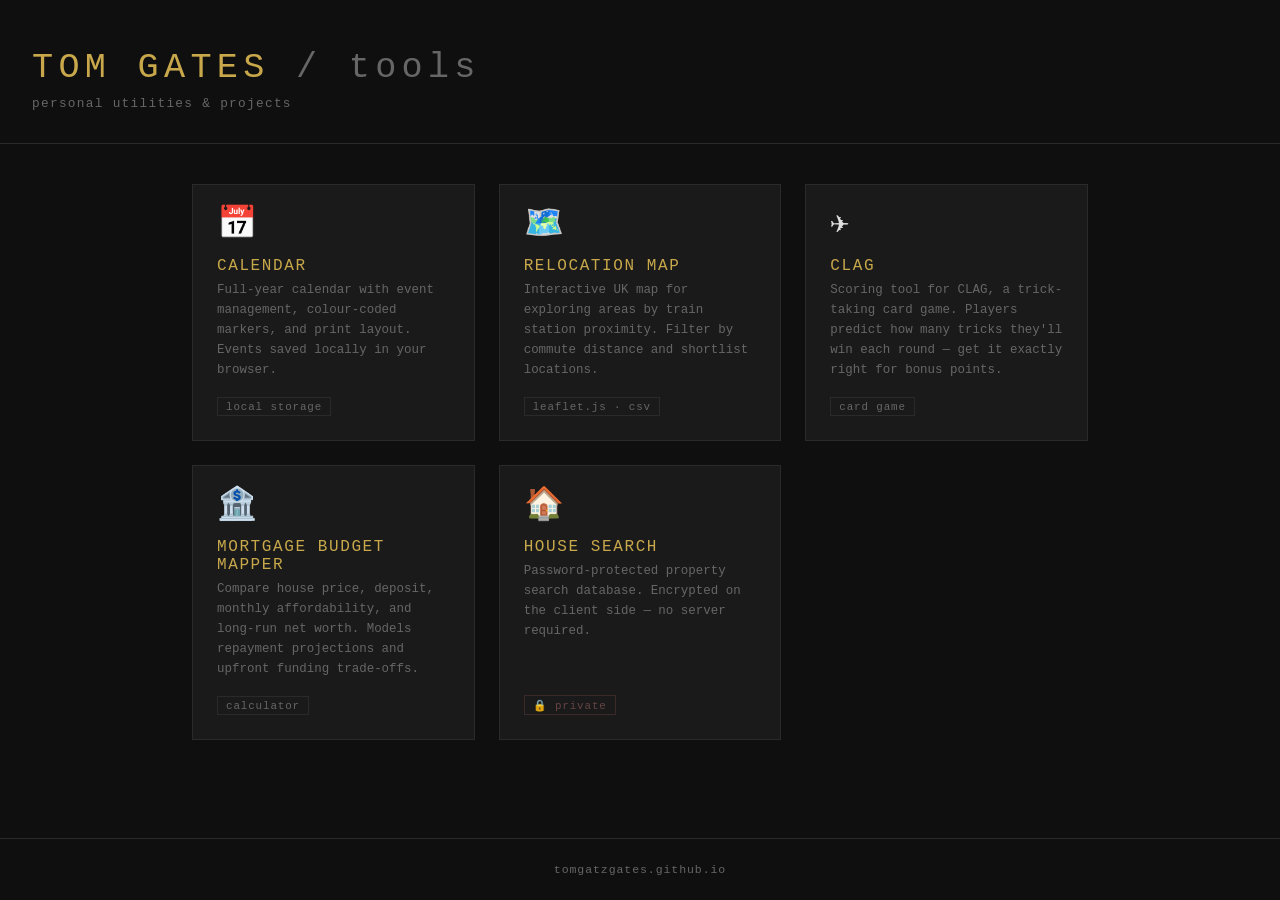
<file: index.html>
<!DOCTYPE html>
<html lang="en">
<head>
  <meta charset="UTF-8">
  <meta name="viewport" content="width=device-width, initial-scale=1.0">
  <title>Tom Gates</title>
  <style>
    *, *::before, *::after { box-sizing: border-box; margin: 0; padding: 0; }

    :root {
      --bg: #0f0f0f;
      --surface: #1a1a1a;
      --border: #2a2a2a;
      --text: #e0e0e0;
      --muted: #666;
      --accent: #c8a84b;
      --accent-dim: #8a7030;
    }

    body {
      background: var(--bg);
      color: var(--text);
      font-family: 'Courier New', Courier, monospace;
      min-height: 100vh;
      display: flex;
      flex-direction: column;
    }

    header {
      padding: 3rem 2rem 2rem;
      border-bottom: 1px solid var(--border);
    }

    header h1 {
      font-size: clamp(1.4rem, 4vw, 2.2rem);
      font-weight: normal;
      letter-spacing: 0.15em;
      color: var(--accent);
    }

    header h1 span {
      color: var(--muted);
    }

    header p {
      margin-top: 0.5rem;
      color: var(--muted);
      font-size: 0.8rem;
      letter-spacing: 0.1em;
    }

    main {
      flex: 1;
      padding: 2.5rem 2rem;
      max-width: 960px;
      width: 100%;
      margin: 0 auto;
    }

    .grid {
      display: grid;
      grid-template-columns: repeat(auto-fill, minmax(280px, 1fr));
      gap: 1.5rem;
    }

    .card {
      background: var(--surface);
      border: 1px solid var(--border);
      display: flex;
      flex-direction: column;
      text-decoration: none;
      color: inherit;
      transition: border-color 0.15s, background 0.15s;
      position: relative;
      overflow: hidden;
    }

    .card:hover {
      border-color: var(--accent-dim);
      background: #1f1f1f;
    }

    .card:hover .card-arrow {
      opacity: 1;
      transform: translateX(0);
    }

    .card-icon {
      font-size: 2rem;
      padding: 1.5rem 1.5rem 0;
      line-height: 1;
    }

    .card-body {
      padding: 1rem 1.5rem 1.5rem;
      flex: 1;
      display: flex;
      flex-direction: column;
      gap: 0.4rem;
    }

    .card-title {
      font-size: 1rem;
      letter-spacing: 0.1em;
      color: var(--accent);
      text-transform: uppercase;
    }

    .card-desc {
      font-size: 0.78rem;
      color: var(--muted);
      line-height: 1.6;
      flex: 1;
    }

    .card-tag {
      display: inline-block;
      font-size: 0.68rem;
      letter-spacing: 0.08em;
      color: var(--muted);
      border: 1px solid var(--border);
      padding: 0.15rem 0.5rem;
      margin-top: 0.6rem;
      align-self: flex-start;
    }

    .card-arrow {
      position: absolute;
      bottom: 1.2rem;
      right: 1.2rem;
      color: var(--accent-dim);
      font-size: 1rem;
      opacity: 0;
      transform: translateX(-4px);
      transition: opacity 0.15s, transform 0.15s;
    }

    .card.private .card-tag {
      border-color: #3a2a2a;
      color: #664444;
    }

    footer {
      padding: 1.5rem 2rem;
      border-top: 1px solid var(--border);
      text-align: center;
      font-size: 0.72rem;
      color: var(--muted);
      letter-spacing: 0.08em;
    }
  </style>
</head>
<body>

  <header>
    <h1>TOM GATES <span>/ tools</span></h1>
    <p>personal utilities &amp; projects</p>
  </header>

  <main>
    <div class="grid">

      <a class="card" href="calendar.html">
        <div class="card-icon">📅</div>
        <div class="card-body">
          <div class="card-title">Calendar</div>
          <div class="card-desc">Full-year calendar with event management, colour-coded markers, and print layout. Events saved locally in your browser.</div>
          <div class="card-tag">local storage</div>
        </div>
        <div class="card-arrow">→</div>
      </a>

      <a class="card" href="relocation-map.html">
        <div class="card-icon">🗺️</div>
        <div class="card-body">
          <div class="card-title">Relocation Map</div>
          <div class="card-desc">Interactive UK map for exploring areas by train station proximity. Filter by commute distance and shortlist locations.</div>
          <div class="card-tag">leaflet.js · csv</div>
        </div>
        <div class="card-arrow">→</div>
      </a>

      <a class="card" href="clag.html">
        <div class="card-icon">✈️</div>
        <div class="card-body">
          <div class="card-title">CLAG</div>
          <div class="card-desc">Scoring tool for CLAG, a trick-taking card game. Players predict how many tricks they'll win each round — get it exactly right for bonus points.</div>
          <div class="card-tag">card game</div>
        </div>
        <div class="card-arrow">→</div>
      </a>

      <a class="card" href="mortgage-calculator.html">
        <div class="card-icon">🏦</div>
        <div class="card-body">
          <div class="card-title">Mortgage Budget Mapper</div>
          <div class="card-desc">Compare house price, deposit, monthly affordability, and long-run net worth. Models repayment projections and upfront funding trade-offs.</div>
          <div class="card-tag">calculator</div>
        </div>
        <div class="card-arrow">→</div>
      </a>

      <a class="card private" href="house-search.html">
        <div class="card-icon">🏠</div>
        <div class="card-body">
          <div class="card-title">House Search</div>
          <div class="card-desc">Password-protected property search database. Encrypted on the client side — no server required.</div>
          <div class="card-tag">🔒 private</div>
        </div>
        <div class="card-arrow">→</div>
      </a>

    </div>
  </main>

  <footer>
    tomgatzgates.github.io
  </footer>

</body>
</html>
</file>
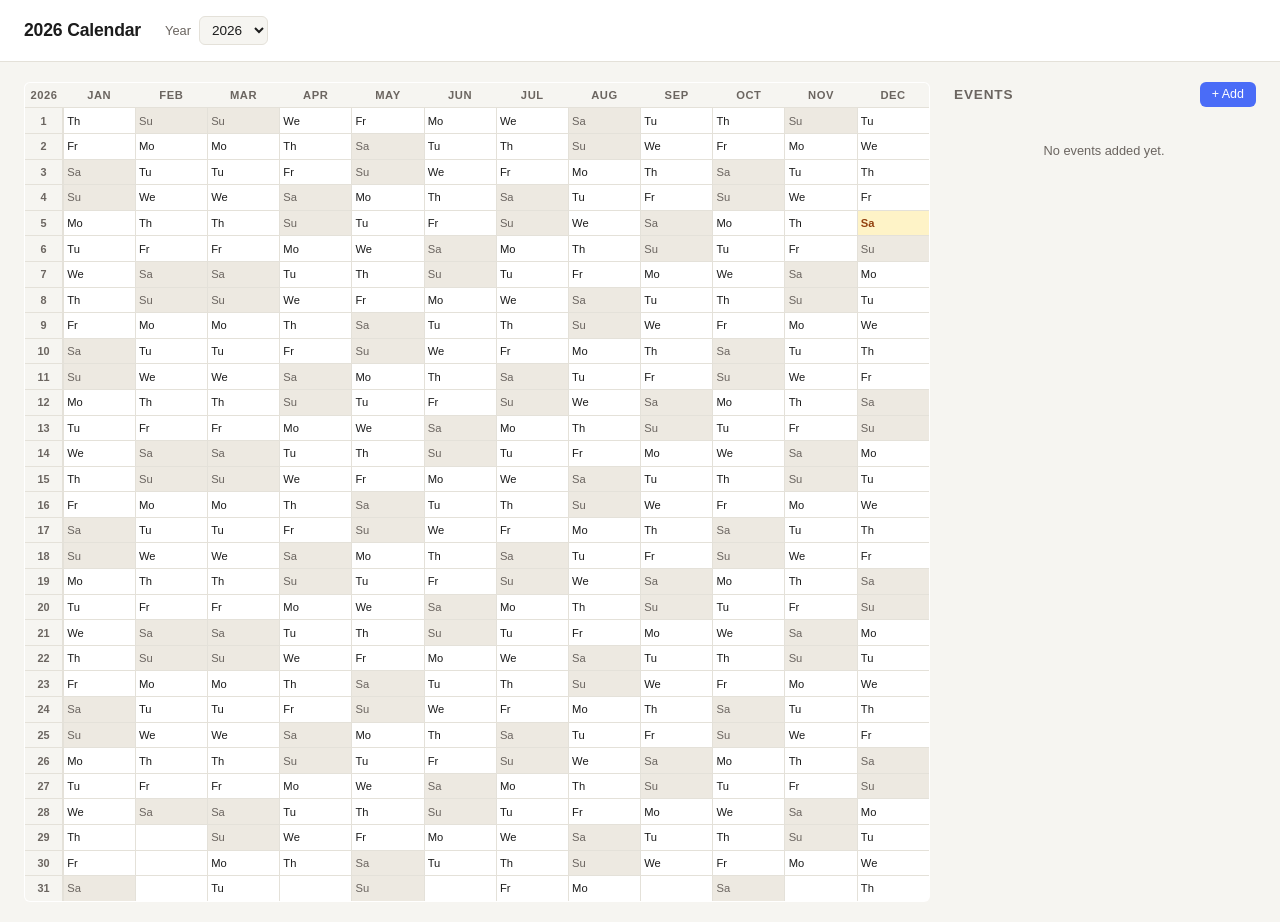
<file: calendar.html>
<!DOCTYPE html>
<html lang="en">
<head>
    <meta charset="UTF-8">
    <meta name="viewport" content="width=device-width, initial-scale=1.0">
    <title>Calendar</title>
    <link rel="stylesheet" href="calendar/app.css">
</head>
<body>
    <header class="page-header">
        <h1 id="calendarTitle">Calendar</h1>
        <div class="year-select-wrap">
            <label for="yearSelect">Year</label>
            <select id="yearSelect"></select>
        </div>
    </header>

    <div class="page-body">
        <div class="calendar-container">
            <table class="calendar" id="calendar">
                <thead>
                    <tr id="monthHeaders"></tr>
                </thead>
                <tbody id="calendarBody"></tbody>
            </table>
        </div>
        <div class="events-container">
            <div class="events-header">
                <h2>Events</h2>
                <button class="add-event-btn" id="addEventBtn">+ Add</button>
            </div>
            <div class="events-list" id="eventsList"></div>
        </div>
    </div>
    
    <!-- This section will only be visible when printing -->
    <div class="print-events-page" id="printEventsPage">
        <div class="print-events-title" id="printEventsTitle">Events List</div>
        <div id="printEventsList"></div>
        
        <div class="print-event-legend">
            <h3>Color Legend</h3>
            <div id="printEventsLegend"></div>
        </div>
    </div>

    <dialog id="eventDialog" class="event-dialog">
        <div class="dialog-title">Add Event</div>
        <form id="eventForm" class="dialog-form">
            <div class="form-group">
                <label for="eventTitle">Title</label>
                <input type="text" id="eventTitle" required placeholder="Event name">
            </div>
            <div class="form-group">
                <label for="eventStartDate">Start date</label>
                <input type="date" id="eventStartDate" required>
            </div>
            <div class="form-group">
                <label for="eventEndDate">End date <span style="font-weight:400">(optional)</span></label>
                <input type="date" id="eventEndDate">
            </div>
            <div class="form-group">
                <label for="eventColor">Colour</label>
                <input type="color" id="eventColor" value="#4285f4">
            </div>
            <div class="form-group">
                <label for="eventNotes">Notes <span style="font-weight:400">(optional)</span></label>
                <textarea id="eventNotes" rows="3" placeholder="Any extra details…"></textarea>
            </div>
            <input type="hidden" id="eventId">
            <div class="dialog-buttons">
                <button type="button" id="cancelBtn" class="btn-cancel">Cancel</button>
                <button type="submit" class="btn-save">Save</button>
            </div>
        </form>
    </dialog>

    <script src="calendar/app.js"></script>
</body>
</html>
</file>
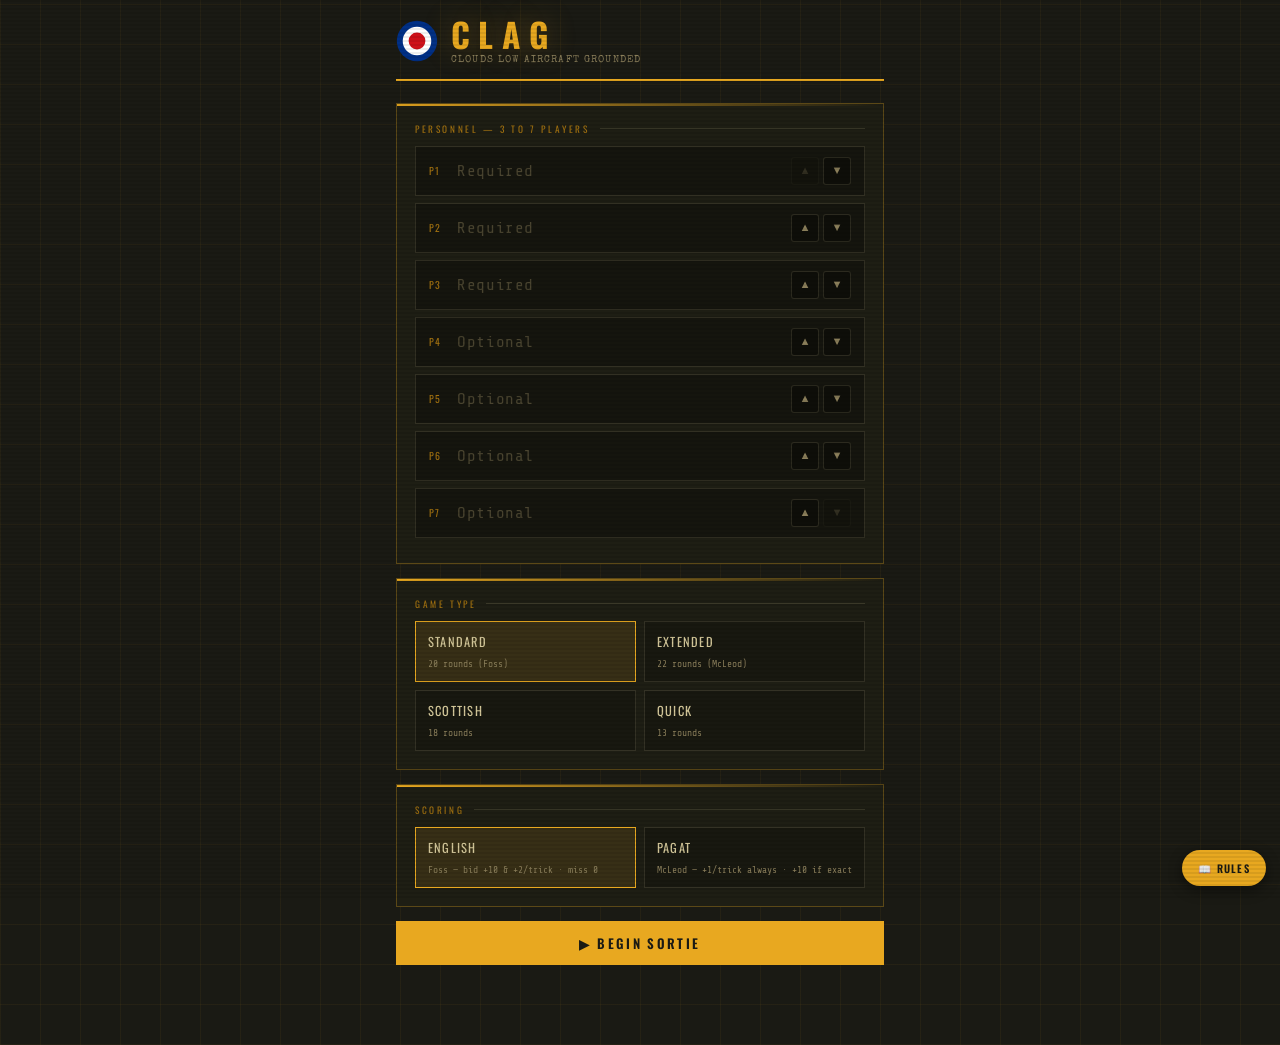
<file: clag.html>
<!DOCTYPE html>

<html lang="en">
<head>
<meta charset="UTF-8">
<meta name="viewport" content="width=device-width, initial-scale=1.0, maximum-scale=1.0">
<title>CLAG — Clouds Low Aircraft Grounded</title>
<link rel="preconnect" href="https://fonts.googleapis.com">
<link rel="preconnect" href="https://fonts.gstatic.com" crossorigin>
<link href="https://fonts.googleapis.com/css2?family=Share+Tech+Mono&family=Oswald:wght@300;400;600;700&family=Special+Elite&display=swap" rel="stylesheet">
<link rel="stylesheet" href="clag/app.css">

</head>
<body>
<div class="container">

<header>
  <div class="header-inner">
    <svg class="roundel" viewBox="0 0 100 100" xmlns="http://www.w3.org/2000/svg">
      <circle cx="50" cy="50" r="48" fill="#003087"/>
      <circle cx="50" cy="50" r="34" fill="#fff"/>
      <circle cx="50" cy="50" r="20" fill="#cf111a"/>
    </svg>
    <div>
      <div class="clag-title">CLAG</div>
      <div class="clag-sub">CLOUDS LOW AIRCRAFT GROUNDED</div>
    </div>
  </div>
</header>

<!-- RESUME BANNER -->

<div id="resume-banner" style="display:none">
  <div class="resume-banner">
    <div class="resume-text"><strong id="resume-desc"></strong><br>Resume saved game?</div>
    <div class="resume-btns">
      <button class="btn btn-secondary" onclick="resumeGame()">RESUME</button>
      <button class="btn btn-danger" onclick="discardSave()">NEW</button>
    </div>
  </div>
</div>

<!-- SETUP -->

<div id="setup-screen" class="screen active">
  <div class="panel">
    <div class="slabel">Personnel — 3 to 7 players</div>
    <div id="player-inputs"></div>
  </div>
  <div class="panel">
    <div class="slabel">Game Type</div>
    <div class="radio-grid">
      <label class="rcard"><input type="radio" name="gametype" value="standard6" checked>
        <span class="rlabel"><span class="rlabel-title">STANDARD</span><span class="rlabel-sub">20 rounds (Foss)</span></span></label>
      <label class="rcard"><input type="radio" name="gametype" value="standard8">
        <span class="rlabel"><span class="rlabel-title">EXTENDED</span><span class="rlabel-sub">22 rounds (McLeod)</span></span></label>
      <label class="rcard"><input type="radio" name="gametype" value="scottish">
        <span class="rlabel"><span class="rlabel-title">SCOTTISH</span><span class="rlabel-sub">18 rounds</span></span></label>
      <label class="rcard"><input type="radio" name="gametype" value="quick">
        <span class="rlabel"><span class="rlabel-title">QUICK</span><span class="rlabel-sub">13 rounds</span></span></label>
    </div>
  </div>
  <div class="panel">
    <div class="slabel">Scoring</div>
    <div class="radio-grid">
      <label class="rcard"><input type="radio" name="scoring" value="english" checked>
        <span class="rlabel"><span class="rlabel-title">ENGLISH</span><span class="rlabel-sub">Foss — bid +10 &amp; +2/trick · miss 0</span></span></label>
      <label class="rcard"><input type="radio" name="scoring" value="pagat">
        <span class="rlabel"><span class="rlabel-title">PAGAT</span><span class="rlabel-sub">McLeod — +1/trick always · +10 if exact</span></span></label>
    </div>
  </div>
  <button class="btn btn-primary" onclick="startGame()">▶ BEGIN SORTIE</button>
</div>

<!-- BID SCREEN -->

<div id="bid-screen" class="screen">
  <div class="phase-hdr">
    <div class="phase-title">BIDDING</div>
    <div class="phase-rd" id="bid-rd"></div>
  </div>
  <div class="rinfo">
    <div class="rinfo-name" id="bid-rname"></div>
    <div class="rinfo-desc" id="bid-rdesc"></div>
  </div>
  <div id="bid-sbadge"></div>
  <div id="bid-trump" class="trump-bar"></div>
  <div id="bid-bar"></div>
  <div id="bid-players"></div>
  <div class="btn-row mt14">
    <button class="btn btn-secondary" id="btn-bid-back" onclick="stepBack()" style="display:none">◀ BACK</button>
    <button class="btn btn-primary" id="btn-confirm-bids" onclick="confirmBids()">CONFIRM BIDS →</button>
  </div>
  <button class="btn btn-ghost mt8" onclick="openScorecard('bid')">VIEW SCORECARD</button>
</div>

<!-- TRICKS SCREEN -->

<div id="tricks-screen" class="screen">
  <div class="phase-hdr">
    <div class="phase-title">TRICK ENTRY</div>
    <div class="phase-rd" id="tricks-rd"></div>
  </div>
  <div class="rinfo">
    <div class="rinfo-name" id="tricks-rname"></div>
  </div>
  <div id="tricks-sbadge"></div>
  <div id="tricks-trump" class="trump-bar"></div>
  <div id="tricks-bar"></div>
  <div id="tricks-players"></div>
  <div class="btn-row mt14">
    <button class="btn btn-secondary" id="btn-tricks-back" onclick="stepBack()" style="display:none">◀ BACK</button>
    <button class="btn btn-primary" onclick="confirmTricks()">CONFIRM TRICKS →</button>
  </div>
  <button class="btn btn-ghost mt8" onclick="openScorecard('tricks')">VIEW SCORECARD</button>
</div>

<!-- SCORECARD SCREEN -->

<div id="scorecard-screen" class="screen">
  <div class="phase-hdr">
    <div class="phase-title">SCORECARD</div>
    <div class="phase-rd" id="sc-rd"></div>
  </div>
  <div class="progress-strip" id="sc-pips"></div>
  <div class="sc-wrap">
    <table class="sc-table" id="sc-table"></table>
  </div>
  <div class="btn-row mt18">
    <button class="btn btn-secondary" id="btn-sc-back" onclick="scorecardBack()" style="display:none">◀ BACK</button>
    <button class="btn btn-primary" id="btn-sc-advance" onclick="scorecardAdvance()">NEXT ROUND ▶</button>
  </div>
  <button class="btn btn-ghost mt8" onclick="endGameEarly()">END GAME EARLY</button>
</div>

<!-- GAME OVER -->

<div id="gameover-screen" class="screen">
  <div class="go-panel">
    <div class="go-title">DEBRIEF</div>
    <div class="go-sub">Mission complete — final standings</div>
    <div id="go-standings"></div>
  </div>
  <div class="sc-wrap mt14">
    <table class="sc-table" id="go-table"></table>
  </div>
  <button class="btn btn-primary mt18" onclick="resetGame()">▶ NEW SORTIE</button>
</div>

</div><!-- /container -->

<!-- RULES — available at any time -->
<button class="rules-fab" type="button" onclick="openRules()" aria-label="Show rules">📖 RULES</button>

<div id="rules-modal" class="rules-modal" aria-hidden="true">
  <div class="rules-backdrop" onclick="closeRules()"></div>
  <div class="rules-sheet" role="dialog" aria-modal="true" aria-label="Clag rules">
    <div class="rules-head">
      <div class="rules-title">CLAG — FIELD MANUAL</div>
      <button class="rules-close" type="button" onclick="closeRules()" aria-label="Close rules">✕</button>
    </div>
    <div class="rules-body">

      <h3>Objective</h3>
      <p>Win exactly the number of tricks you bid — no more, no fewer. Highest score after the final deal wins.</p>

      <h3>The deal</h3>
      <p>3–7 players, standard 52-card pack, aces high. The number of cards dealt changes each round:</p>
      <ul>
        <li><strong>Standard (Foss, 20 rounds):</strong> deal 1 card up to 7, six special deals, then 7 back down to 1.</li>
        <li><strong>Extended (McLeod, 22 rounds):</strong> as above with eight special deals in the middle.</li>
        <li><strong>Scottish (18 rounds):</strong> deal 7 down to 1, four special deals, then 1 back up to 7 — so the big, skilful hands fall at the <em>end</em>.</li>
        <li><strong>Quick (13 rounds):</strong> 1→5, three specials, 5→1.</li>
      </ul>
      <p>After each deal the next card is turned to set the trump suit (except where a special deal says otherwise).</p>

      <h3>Bidding</h3>
      <p>Starting with eldest hand (left of the dealer) and going clockwise, each player nominates how many tricks they expect to win. <strong>The dealer bids last and may not make the bids add up to the number of cards dealt</strong> — so it is impossible for everyone to make their bid.</p>

      <h3>Play</h3>
      <p>Eldest hand leads. Follow suit if you can; otherwise play anything. A trick is won by the highest trump played, or if none, the highest card of the suit led. The winner leads to the next trick.</p>

      <h3>Scoring — two variations</h3>
      <div class="rules-score">
        <div class="rules-score-card">
          <div class="rsc-name">ENGLISH <span>(Foss / Wikipedia)</span></div>
          <ul>
            <li>Bid made exactly: <strong>10 + 2 per trick</strong> (bid 2, take 2 → 14).</li>
            <li>Bid missed: <strong>0</strong> — trick points are lost entirely.</li>
          </ul>
        </div>
        <div class="rules-score-card">
          <div class="rsc-name">PAGAT <span>(McLeod)</span></div>
          <ul>
            <li><strong>1 point for every trick won</strong>, always.</li>
            <li>Bid made exactly: <strong>+10 bonus</strong> (bid 2, take 2 → 12).</li>
            <li>Bid missed: you still keep 1/trick (bid 3, take 2 → 2).</li>
          </ul>
        </div>
      </div>

      <h3>Special deals</h3>
      <ul>
        <li><strong>No Trumps:</strong> no trump suit — highest card of the led suit wins.</li>
        <li><strong>Guess 'Em / Guess Trumps:</strong> bid before the trump suit is revealed.</li>
        <li><strong>Blind:</strong> bid before looking at your cards.</li>
        <li><strong>Misère:</strong> everyone is forced to bid 0. Take no tricks → <strong>+10</strong>; otherwise lose the deal's penalty per trick (−2, or −3 in the trumped Foss misère).</li>
        <li><strong>Most Tricks:</strong> no bidding — the sole player with the most tricks scores 10; a tie for most scores nobody anything.</li>
        <li><strong>Roll 'Em, Twos Wild, Aces Low, Dealer Calls:</strong> play twists that don't change scoring.</li>
      </ul>

      <p class="rules-src">Rules condensed from
        <a href="https://en.wikipedia.org/wiki/Clag_(card_game)" target="_blank" rel="noopener">Wikipedia</a> and
        <a href="https://www.pagat.com/exact/clag.html" target="_blank" rel="noopener">pagat.com</a>.</p>
    </div>
  </div>
</div>

<script src="clag/scoring.js"></script>
<script src="clag/app.js"></script>

</body>
</html>
</file>
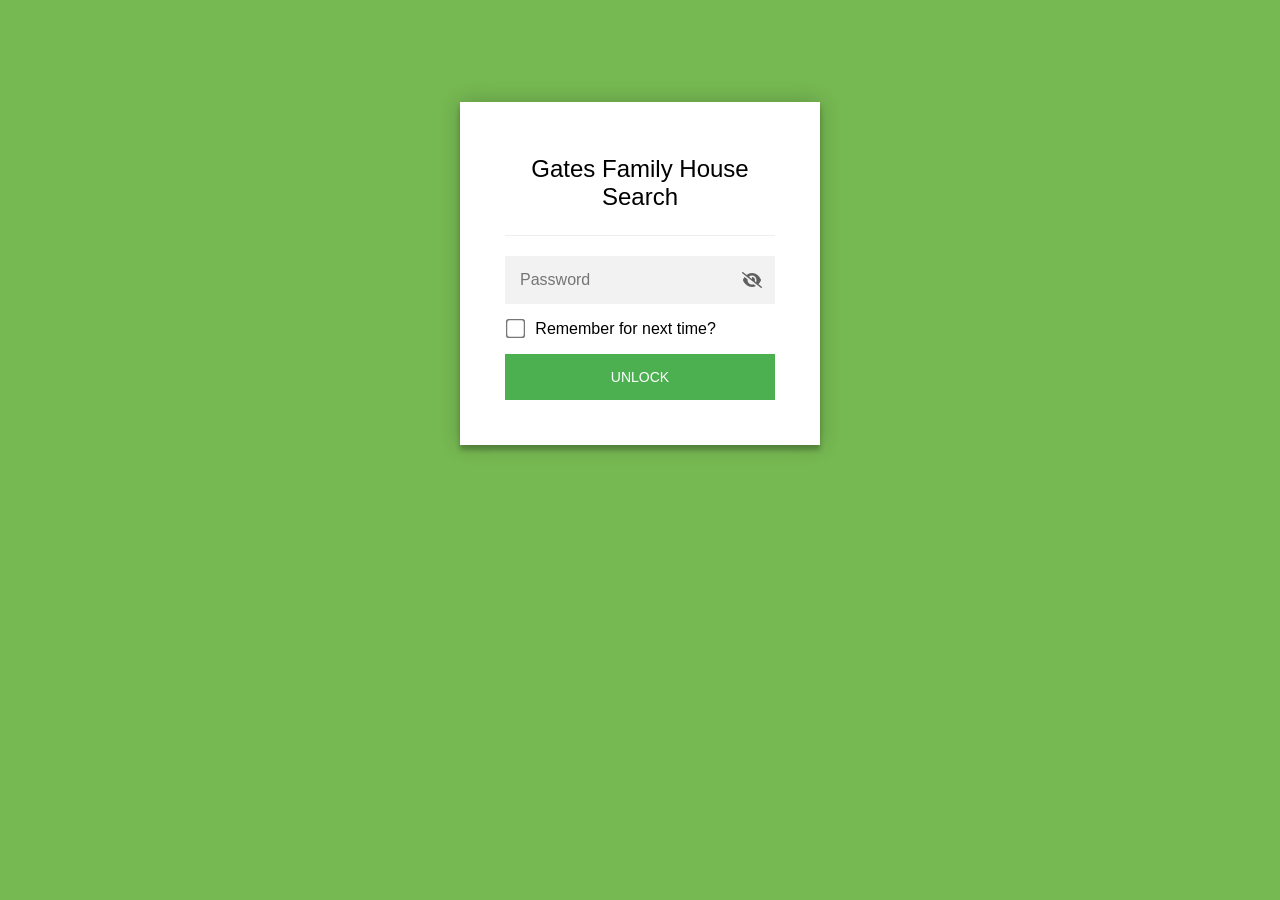
<file: house-search.html>
<!DOCTYPE html>
<html class="staticrypt-html">
    <head>
        <meta charset="utf-8" />
        <title>Gates Family House Search</title>
        <meta name="viewport" content="width=device-width, initial-scale=1" />

        <!-- do not cache this page -->
        <meta http-equiv="cache-control" content="max-age=0" />
        <meta http-equiv="cache-control" content="no-cache" />
        <meta http-equiv="expires" content="0" />
        <meta http-equiv="expires" content="Tue, 01 Jan 1980 1:00:00 GMT" />
        <meta http-equiv="pragma" content="no-cache" />

        <link rel="stylesheet" href="house-search/app.css">
    </head>

    <body class="staticrypt-body">
        <div id="staticrypt_loading" class="staticrypt-spinner-container">
            <div class="staticrypt-spinner"></div>
        </div>

        <div id="staticrypt_content" class="staticrypt-content hidden">
            <div class="staticrypt-page">
                <div class="staticrypt-form">
                    <div class="staticrypt-instructions">
                        <p class="staticrypt-title">Gates Family House Search</p>
                        <p></p>
                    </div>

                    <hr class="staticrypt-hr" />

                    <form id="staticrypt-form" action="#" method="post">
                        <div class="staticrypt-password-container">
                            <input
                                id="staticrypt-password"
                                type="password"
                                name="password"
                                placeholder="Password"
                                autofocus
                            />

                            <img
                                class="staticrypt-toggle-password-visibility"
                                alt="template_toggle_show"
                                title="template_toggle_show"
                                src="[data-uri]"
                            />
                        </div>

                        <label id="staticrypt-remember-label" class="staticrypt-remember hidden">
                            <input id="staticrypt-remember" type="checkbox" name="remember" />
                            Remember for next time?
                        </label>

                        <input type="submit" class="staticrypt-decrypt-button" value="Unlock" />
                    </form>
                </div>
            </div>
        </div>

        <script src="house-search/app.js"></script>
    </body>
</html>
</file>
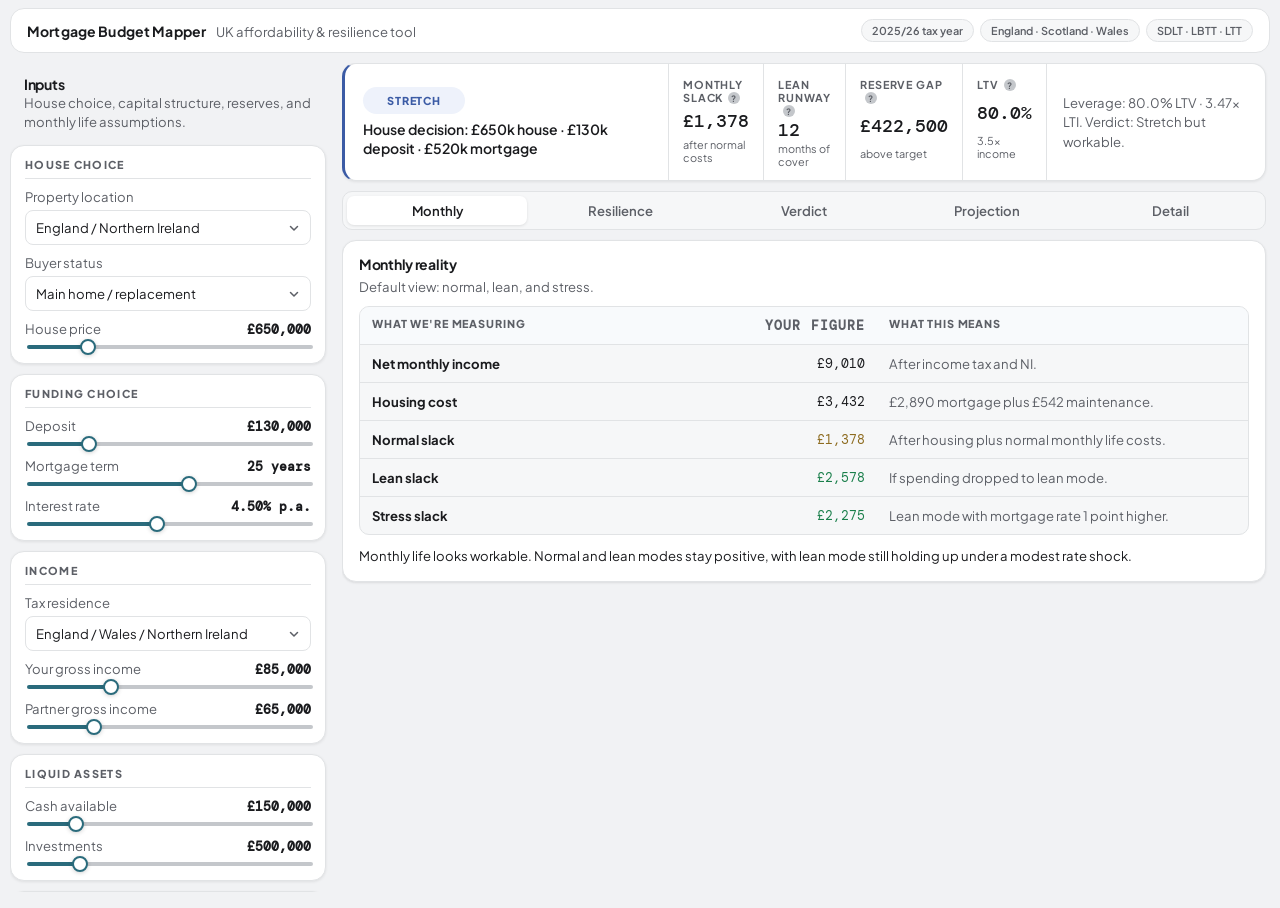
<file: mortgage-calculator.html>
<!DOCTYPE html>
<html lang="en-GB">
  <head>
    <meta charset="UTF-8" />
    <meta name="viewport" content="width=device-width, initial-scale=1.0" />
    <title>Mortgage Budget Mapper</title>
    <link href="https://fonts.googleapis.com/css2?family=Plus+Jakarta+Sans:wght@400;500;600;700&family=DM+Mono:wght@400;500&display=swap" rel="stylesheet">
    <link rel="stylesheet" href="mortgage-calculator/app.css">
  </head>
  <body>
    <div class="page-shell">
      <header class="app-bar">
        <div class="app-bar-brand">
          <span class="app-bar-name">Mortgage Budget Mapper</span>
          <span class="app-bar-sub">UK affordability &amp; resilience tool</span>
        </div>
        <div class="app-bar-badges">
          <button class="inputs-open-btn" id="inputs-open-btn" aria-label="Open inputs panel">
            <svg width="14" height="14" viewBox="0 0 14 14" fill="none"><path d="M1 3h12M1 7h8M1 11h5" stroke="currentColor" stroke-width="1.6" stroke-linecap="round"/></svg>
            Inputs
          </button>
          <span class="app-badge">2025/26 tax year</span>
          <span class="app-badge">England · Scotland · Wales</span>
          <span class="app-badge">SDLT · LBTT · LTT</span>
        </div>
      </header>

      <div class="inputs-overlay" id="inputs-overlay"></div>

      <main class="layout">
        <aside class="controls-panel" id="controls-panel">
          <div class="panel-heading">
            <div class="panel-title-block">
              <h2>Inputs</h2>
              <p class="panel-subtitle">House choice, capital structure, reserves, and monthly life assumptions.</p>
            </div>
            <button class="inputs-close-btn" id="inputs-close-btn" aria-label="Close inputs panel">✕</button>
          </div>

          <section class="control-group">
            <h3>House choice</h3>

            <label class="field">
              <span>Property location</span>
              <select id="property-location">
                <option value="england-ni">England / Northern Ireland</option>
                <option value="scotland">Scotland</option>
                <option value="wales">Wales</option>
              </select>
            </label>

            <label class="field">
              <span>Buyer status</span>
              <select id="buyer-status">
                <option value="main-home">Main home / replacement</option>
                <option value="first-time">First-time buyer</option>
                <option value="additional-home">Additional home / second property</option>
              </select>
            </label>

            <label class="field range-field" for="house-price">
              <div class="field-header">
                <span>House price</span>
                <strong id="house-price-value"></strong>
              </div>
              <input id="house-price" type="range" min="200000" max="2500000" step="25000" />
            </label>
          </section>

          <section class="control-group">
            <h3>Funding choice</h3>

            <label class="field range-field" for="deposit">
              <div class="field-header">
                <span>Deposit</span>
                <strong id="deposit-value"></strong>
              </div>
              <input id="deposit" type="range" min="0" max="1000000" step="5000" />
            </label>

            <label class="field range-field" for="mortgage-term">
              <div class="field-header">
                <span>Mortgage term</span>
                <strong id="mortgage-term-value"></strong>
              </div>
              <input id="mortgage-term" type="range" min="5" max="40" step="1" />
            </label>

            <label class="field range-field" for="interest-rate">
              <div class="field-header">
                <span>Interest rate</span>
                <strong id="interest-rate-value"></strong>
              </div>
              <input id="interest-rate" type="range" min="0" max="10" step="0.05" />
            </label>
          </section>

          <section class="control-group">
            <h3>Income</h3>

            <label class="field">
              <span>Tax residence</span>
              <select id="tax-residence">
                <option value="ruk">England / Wales / Northern Ireland</option>
                <option value="scotland">Scotland</option>
              </select>
            </label>

            <label class="field range-field" for="income-one">
              <div class="field-header">
                <span>Your gross income</span>
                <strong id="income-one-value"></strong>
              </div>
              <input id="income-one" type="range" min="0" max="300000" step="5000" />
            </label>

            <label class="field range-field" for="income-two">
              <div class="field-header">
                <span>Partner gross income</span>
                <strong id="income-two-value"></strong>
              </div>
              <input id="income-two" type="range" min="0" max="300000" step="5000" />
            </label>
          </section>

          <section class="control-group">
            <h3>Liquid assets</h3>

            <label class="field range-field" for="cash-savings">
              <div class="field-header">
                <span>Cash available</span>
                <strong id="cash-savings-value"></strong>
              </div>
              <input id="cash-savings" type="range" min="0" max="1000000" step="5000" />
            </label>

            <label class="field range-field" for="etf-portfolio">
              <div class="field-header">
                <span>Investments</span>
                <strong id="etf-portfolio-value"></strong>
              </div>
              <input id="etf-portfolio" type="range" min="0" max="3000000" step="25000" />
            </label>
          </section>

          <section class="control-group">
            <h3>Monthly life</h3>

            <label class="field range-field" for="lean-living-costs">
              <div class="field-header">
                <span>Lean life costs</span>
                <strong id="lean-living-costs-value"></strong>
              </div>
              <input id="lean-living-costs" type="range" min="0" max="10000" step="100" />
            </label>

            <label class="field range-field" for="living-costs">
              <div class="field-header">
                <span>Normal life costs</span>
                <strong id="living-costs-value"></strong>
              </div>
              <input id="living-costs" type="range" min="0" max="10000" step="100" />
            </label>

            <label class="field range-field" for="comfortable-living-costs">
              <div class="field-header">
                <span>Comfortable life costs</span>
                <strong id="comfortable-living-costs-value"></strong>
              </div>
              <input id="comfortable-living-costs" type="range" min="0" max="12000" step="100" />
            </label>

            <label class="field range-field" for="maintenance-rate">
              <div class="field-header">
                <span>Home maintenance</span>
                <strong id="maintenance-rate-value"></strong>
              </div>
              <input id="maintenance-rate" type="range" min="0" max="5" step="0.5" />
            </label>

            <p class="field-note">These life-cost sliders exclude the mortgage and home maintenance. The tool adds both automatically.</p>
          </section>

          <section class="control-group">
            <h3>Liquidity target</h3>

            <label class="field range-field" for="desired-liquid-reserve">
              <div class="field-header">
                <span>Desired liquid reserve after purchase</span>
                <strong id="desired-liquid-reserve-value"></strong>
              </div>
              <input id="desired-liquid-reserve" type="range" min="0" max="500000" step="5000" />
            </label>

            <p class="field-note">Cash is spent first to fund the purchase. Investments (stocks, funds, ISAs) are only drawn on if cash falls short — and they're assumed to grow at the investment return rate in the long-run projection.</p>
          </section>

          <div class="advanced-section">
            <button class="advanced-toggle" aria-expanded="false" id="advanced-toggle">
              <span>Advanced assumptions</span>
              <svg class="advanced-chevron" viewBox="0 0 16 16" fill="none">
                <path d="M4 6l4 4 4-4" stroke="currentColor" stroke-width="1.5" stroke-linecap="round" stroke-linejoin="round"/>
              </svg>
            </button>
            <div class="advanced-drawer" id="advanced-drawer">
              <section class="control-group">
                <h3>Long-run assumptions</h3>

                <label class="field range-field" for="investment-return">
                  <div class="field-header">
                    <span>Investment return</span>
                    <strong id="investment-return-value"></strong>
                  </div>
                  <input id="investment-return" type="range" min="0" max="12" step="0.1" />
                </label>

                <label class="field range-field" for="house-appreciation">
                  <div class="field-header">
                    <span>House appreciation</span>
                    <strong id="house-appreciation-value"></strong>
                  </div>
                  <input id="house-appreciation" type="range" min="0" max="8" step="0.1" />
                </label>

                <label class="field range-field" for="projection-period">
                  <div class="field-header">
                    <span>Projection period</span>
                    <strong id="projection-period-value"></strong>
                  </div>
                  <input id="projection-period" type="range" min="1" max="40" step="1" />
                </label>
              </section>
            </div>
          </div>

          <div class="controls-actions">
            <button id="reset-button" type="button" class="ghost-button">Reset baseline</button>
          </div>
        </aside>

        <div class="outputs-column">

          <!-- Verdict banner -->
          <div class="verdict-banner" id="verdict-banner" data-tone="ok">
            <!-- hidden legacy IDs for JS compatibility -->
            <span id="top-house-price" style="display:none"></span>
            <span id="top-deposit" style="display:none"></span>
            <span id="top-mortgage" style="display:none"></span>
            <span id="top-ltv" style="display:none"></span>
            <span id="top-lti" style="display:none"></span>
            <span id="top-verdict" style="display:none"></span>
            <span id="top-lti-detail" style="display:none"></span>
            <span id="top-ltv-detail" style="display:none"></span>

            <div class="vb-verdict">
              <div class="vb-pill-row">
                <span class="status-pill ok" id="verdict-pill">Calculating…</span>
              </div>
              <div class="vb-headline" id="decision-headline">—</div>
            </div>

            <div class="vb-stats">
              <div class="vb-stat">
                <span class="vb-stat-label" data-tooltip="Money left over each month after your mortgage, maintenance, and normal living costs. Positive means you're comfortable; negative means you'd need to dip into savings each month.">Monthly slack</span>
                <strong class="vb-stat-value" id="vb-slack">—</strong>
                <span class="vb-stat-sub" id="vb-slack-sub">normal scenario</span>
              </div>
              <div class="vb-stat">
                <span class="vb-stat-label" data-tooltip="How many months your remaining cash (not investments) would cover bare-minimum spending — mortgage plus cut-back living costs. Excludes your investment portfolio, which shouldn't need to be touched in an emergency.">Lean runway</span>
                <strong class="vb-stat-value" id="vb-runway">—</strong>
                <span class="vb-stat-sub">months of cover</span>
              </div>
              <div class="vb-stat">
                <span class="vb-stat-label" data-tooltip="The difference between your liquid assets remaining after the purchase and your desired cash reserve target. Positive means you exceed your buffer goal; negative means you'd fall short of your safety net.">Reserve gap</span>
                <strong class="vb-stat-value" id="vb-reserve">—</strong>
                <span class="vb-stat-sub" id="vb-reserve-sub">vs target</span>
              </div>
              <div class="vb-stat">
                <span class="vb-stat-label" data-tooltip="Loan-to-Value: your mortgage as a percentage of the property price. Below 80% is broadly acceptable; below 60% typically unlocks the best interest rates. Higher LTV = more leverage and risk.">LTV</span>
                <strong class="vb-stat-value" id="vb-ltv">—</strong>
                <span class="vb-stat-sub" id="vb-ltv-sub">loan to value</span>
              </div>
            </div>

            <div class="vb-detail">
              <p class="vb-detail-text" id="decision-detail">—</p>
            </div>
          </div>

          <!-- Tab bar -->
          <div class="tab-bar" role="tablist">
            <button class="tab-btn" role="tab" aria-selected="true"  data-tab="monthly"    >Monthly</button>
            <button class="tab-btn" role="tab" aria-selected="false" data-tab="resilience" >Resilience</button>
            <button class="tab-btn" role="tab" aria-selected="false" data-tab="verdict"    >Verdict</button>
            <button class="tab-btn" role="tab" aria-selected="false" data-tab="projection" >Projection</button>
            <button class="tab-btn" role="tab" aria-selected="false" data-tab="detail"     >Detail</button>
          </div>

          <!-- Tab panel: Monthly -->
          <div class="tab-panel" data-panel="monthly">
            <article class="detail-card monthly-card">
              <div class="card-heading">
                <h2>Monthly reality</h2>
                <p>Default view: normal, lean, and stress.</p>
              </div>
              <div class="scenario-table metrics-table">
                <div class="scenario-table-row scenario-table-head">
                  <span>What we're measuring</span>
                  <span>Your figure</span>
                  <span>What this means</span>
                </div>
                <div id="monthly-table-body"></div>
              </div>
              <p id="monthly-interpretation" class="decision-summary-text"></p>
            </article>
          </div>

          <!-- Tab panel: Resilience -->
          <div class="tab-panel" data-panel="resilience">
            <article class="detail-card resilience-card">
              <div class="card-heading">
                <h2>Resilience after purchase</h2>
                <p>Liquidity and runway after buying.</p>
              </div>
              <div class="scenario-table metrics-table">
                <div class="scenario-table-row scenario-table-head">
                  <span>What we're measuring</span>
                  <span>Your figure</span>
                  <span>What this means</span>
                </div>
                <div id="resilience-table-body"></div>
              </div>
              <p id="resilience-interpretation" class="decision-summary-text"></p>
            </article>
          </div>

          <!-- Tab panel: Verdict -->
          <div class="tab-panel" data-panel="verdict">
            <article class="detail-card verdict-card">
              <div class="card-heading">
                <h2>Why this verdict?</h2>
                <p>Monthly fit, resilience, and leverage are shown separately so the verdict is not a black box.</p>
              </div>
              <div class="decision-metric-grid">
                <article class="metric-tile">
                  <span class="summary-label">Monthly fit</span>
                  <strong id="why-monthly-fit"></strong>
                  <p id="why-monthly-fit-detail" class="summary-detail"></p>
                </article>
                <article class="metric-tile">
                  <span class="summary-label">Resilience</span>
                  <strong id="why-resilience"></strong>
                  <p id="why-resilience-detail" class="summary-detail"></p>
                </article>
                <article class="metric-tile">
                  <span class="summary-label">Leverage</span>
                  <strong id="why-leverage"></strong>
                  <p id="why-leverage-detail" class="summary-detail"></p>
                </article>
                <article class="metric-tile">
                  <span class="summary-label">Decision summary</span>
                  <strong id="top-verdict-long"></strong>
                  <p id="why-verdict-detail" class="summary-detail"></p>
                </article>
              </div>
            </article>

            <article class="detail-card tradeoff-card">
              <div class="card-heading">
                <h2>Marginal trade-offs</h2>
                <p>Make the next £100k explicit: more house versus more certainty.</p>
              </div>
              <div class="tradeoff-grid">
                <article class="tradeoff-item">
                  <h3 id="tradeoff-house-title">House price +£100k</h3>
                  <p id="tradeoff-house-note" class="summary-detail"></p>
                  <dl class="tradeoff-list">
                    <div><dt>Monthly mortgage</dt><dd id="tradeoff-house-payment"></dd></div>
                    <div><dt>Purchase tax</dt><dd id="tradeoff-house-tax"></dd></div>
                    <div><dt>Liquid after purchase</dt><dd id="tradeoff-house-liquidity"></dd></div>
                    <div><dt>Expected net worth</dt><dd id="tradeoff-house-networth"></dd></div>
                  </dl>
                </article>
                <article class="tradeoff-item">
                  <h3 id="tradeoff-deposit-title">Deposit +£100k</h3>
                  <p id="tradeoff-deposit-note" class="summary-detail"></p>
                  <dl class="tradeoff-list">
                    <div><dt>Monthly mortgage</dt><dd id="tradeoff-deposit-payment"></dd></div>
                    <div><dt>Liquid after purchase</dt><dd id="tradeoff-deposit-liquidity"></dd></div>
                    <div><dt>Interest over horizon</dt><dd id="tradeoff-deposit-interest"></dd></div>
                    <div><dt>Expected net worth</dt><dd id="tradeoff-deposit-networth"></dd></div>
                  </dl>
                </article>
              </div>
            </article>
          </div>

          <!-- Tab panel: Projection -->
          <div class="tab-panel" data-panel="projection">
            <article class="detail-card">
              <div class="projection-header">
                <div class="card-heading">
                  <h2>Expected long-run outcome</h2>
                  <p>Expected outcome only, not a promise.</p>
                </div>
                <div class="inline-metrics dual-inline-metrics">
                  <article class="inline-metric">
                    <span class="summary-label">Expected net worth at horizon</span>
                    <strong id="projection-net-worth"></strong>
                    <p id="projection-net-worth-detail" class="summary-detail"></p>
                  </article>
                  <article class="inline-metric">
                    <span class="summary-label">Mortgage balance at horizon</span>
                    <strong id="projection-balance"></strong>
                    <p id="projection-balance-detail" class="summary-detail"></p>
                  </article>
                </div>
              </div>
              <div class="chart-legend">
                <span><i class="legend-line total-line"></i>Total net worth</span>
                <span><i class="legend-line equity-line"></i>Home equity</span>
                <span><i class="legend-line etf-line"></i>Investments</span>
              </div>
              <svg id="projection-chart" viewBox="0 0 760 320" preserveAspectRatio="none" aria-label="Projection chart"></svg>
              <div id="projection-snapshots" class="snapshot-grid"></div>
            </article>
          </div>

          <!-- Tab panel: Detail -->
          <div class="tab-panel" data-panel="detail">
            <article class="detail-card">
              <div class="card-heading">
                <h2>Stress testing</h2>
                <p>How the budget holds under pressure.</p>
              </div>
              <div class="scenario-table metrics-table">
                <div class="scenario-table-row scenario-table-head">
                  <span>Scenario</span>
                  <span>Value</span>
                  <span>Meaning</span>
                </div>
                <div id="stress-table-body"></div>
              </div>
            </article>

            <article class="detail-card reserve-card">
              <div class="projection-header">
                <div class="card-heading">
                  <h2>Liquidity after purchase</h2>
                  <p>Liquid assets left versus target.</p>
                </div>
                <div class="inline-metrics">
                  <article class="inline-metric">
                    <span class="summary-label">Against liquid target</span>
                    <strong id="reserve-gap"></strong>
                    <p id="reserve-gap-detail" class="summary-detail"></p>
                  </article>
                </div>
              </div>
              <div class="stack">
                <div class="stack-bar reserve-stack-bar">
                  <div id="reserve-stack" class="stack-segment reserve-segment"></div>
                  <div id="deposit-stack" class="stack-segment cash-segment"></div>
                  <div id="tax-stack" class="stack-segment tax-segment"></div>
                  <div id="remaining-stack" class="stack-segment remaining-segment"></div>
                  <div id="reserve-gap-stack" class="stack-segment gap-segment"></div>
                </div>
                <div class="stack-legend">
                  <div class="stack-legend-item"><span class="legend-swatch reserve-segment"></span><span id="reserve-stack-label"></span></div>
                  <div class="stack-legend-item"><span class="legend-swatch cash-segment"></span><span id="deposit-stack-label"></span></div>
                  <div class="stack-legend-item"><span class="legend-swatch tax-segment"></span><span id="tax-stack-label"></span></div>
                  <div class="stack-legend-item"><span class="legend-swatch remaining-segment"></span><span id="remaining-stack-label"></span></div>
                  <div class="stack-legend-item"><span class="legend-swatch gap-segment"></span><span id="reserve-gap-stack-label"></span></div>
                </div>
              </div>
              <dl class="metrics-list reserve-metrics">
                <div><dt>Total liquid assets today</dt><dd id="total-liquid-assets"></dd></div>
                <div><dt>Desired liquid reserve</dt><dd id="reserve-target"></dd></div>
                <div><dt>Deployable capital</dt><dd id="deployable-capital"></dd></div>
                <div><dt>Upfront cost</dt><dd id="total-upfront"></dd></div>
                <div><dt>Liquid after purchase</dt><dd id="liquid-after-purchase"></dd></div>
                <div><dt>House equity bought now</dt><dd id="locked-into-house"></dd></div>
                <div><dt>Purchase tax</dt><dd id="purchase-tax"></dd></div>
                <div><dt>Investments remaining</dt><dd id="investments-remaining"></dd></div>
              </dl>
            </article>

            <article class="detail-card">
              <div class="card-heading">
                <h2>Income after tax and NI</h2>
                <p>Tax and NI detail used in the model.</p>
              </div>
              <div class="income-grid">
                <div class="income-card">
                  <h3>You</h3>
                  <dl>
                    <div><dt>Gross</dt><dd id="income-one-gross"></dd></div>
                    <div><dt>Tax + NI</dt><dd id="income-one-tax"></dd></div>
                    <div><dt>Take-home</dt><dd id="income-one-net"></dd></div>
                    <div><dt>Marginal take-home</dt><dd id="income-one-marginal"></dd></div>
                  </dl>
                </div>
                <div class="income-card">
                  <h3>Partner</h3>
                  <dl>
                    <div><dt>Gross</dt><dd id="income-two-gross"></dd></div>
                    <div><dt>Tax + NI</dt><dd id="income-two-tax"></dd></div>
                    <div><dt>Take-home</dt><dd id="income-two-net"></dd></div>
                    <div><dt>Marginal take-home</dt><dd id="income-two-marginal"></dd></div>
                  </dl>
                </div>
              </div>
            </article>

            <div id="status-banner" class="status-banner"></div>

            <section class="footnotes">
              <p id="tax-footnote"></p>
              <p id="assumption-footnote"></p>
              <p>
                Sources:
                <a href="https://www.gov.uk/guidance/rates-and-thresholds-for-employers-2025-to-2026" target="_blank" rel="noreferrer">HMRC 2025/26 Income Tax and NI</a>,
                <a href="https://www.gov.uk/income-tax-rates" target="_blank" rel="noreferrer">UK Personal Allowance taper</a>,
                <a href="https://www.gov.uk/scottish-income-tax" target="_blank" rel="noreferrer">Scottish Income Tax 2025/26</a>,
                <a href="https://www.gov.uk/stamp-duty-land-tax/residential-property-rates" target="_blank" rel="noreferrer">SDLT</a>,
                <a href="https://revenue.scot/taxes/land-buildings-transaction-tax/residential-property" target="_blank" rel="noreferrer">LBTT</a>,
                <a href="https://revenue.scot/taxes/land-buildings-transaction-tax/additional-dwelling-supplement-ads" target="_blank" rel="noreferrer">Scottish ADS</a>,
                <a href="https://www.gov.wales/land-transaction-tax-rates-and-bands" target="_blank" rel="noreferrer">Welsh LTT</a>,
                <a href="https://www.gov.wales/land-transaction-tax-guide" target="_blank" rel="noreferrer">Welsh reliefs</a>.
              </p>
            </section>
          </div>

        </div>
      </main>
    </div>

    <div class="mobile-verdict-bar" id="mobile-verdict-bar">
      <span class="status-pill ok" id="mobile-verdict-pill">Calculating…</span>
      <strong class="mvb-slack" id="mvb-slack">—</strong>
      <span class="mvb-label">monthly slack</span>
    </div>

    <script src="mortgage-calculator/app.js"></script>
    <!-- Cloudflare Web Analytics -->
     <script defer src='https://static.cloudflareinsights.com/beacon.min.js' data-cf-beacon='{"token": "9b97442b5cdd458ea1b62f7a292af9b1"}'></script>
     <!-- End Cloudflare Web Analytics -->
  </body>
</html>
</file>
<file: calendar/app.css>
*, *::before, *::after { box-sizing: border-box; margin: 0; padding: 0; }

        :root {
            --bg: #f6f5f1;
            --surface: #ffffff;
            --border: #e4e1d9;
            --text: #1c1c1c;
            --muted: #6b6560;
            --weekday: #ffffff;
            --weekend: #ede9e1;
            --today-bg: #fef3c7;
            --today-text: #92400e;
            --accent: #4a6cf7;
            --accent-hover: #3558e8;
            --danger: #e53e3e;
            --radius: 6px;
        }

        @page {
            size: letter landscape;
            margin: 0.5in;
        }

        body {
            font-family: -apple-system, BlinkMacSystemFont, 'Segoe UI', Helvetica, Arial, sans-serif;
            background: var(--bg);
            color: var(--text);
            min-height: 100vh;
        }

        /* ── Header ── */
        .page-header {
            background: var(--surface);
            border-bottom: 1px solid var(--border);
            padding: 1rem 1.5rem;
            display: flex;
            align-items: center;
            gap: 1.5rem;
        }

        .page-header h1 {
            font-size: 1.1rem;
            font-weight: 600;
            letter-spacing: -0.01em;
            color: var(--text);
        }

        .year-select-wrap {
            display: flex;
            align-items: center;
            gap: 0.5rem;
        }

        .year-select-wrap label {
            font-size: 0.8rem;
            color: var(--muted);
        }

        #yearSelect {
            font-family: inherit;
            font-size: 0.85rem;
            color: var(--text);
            background: var(--bg);
            border: 1px solid var(--border);
            border-radius: var(--radius);
            padding: 0.3rem 0.5rem;
            cursor: pointer;
            outline: none;
        }

        #yearSelect:focus {
            border-color: var(--accent);
            box-shadow: 0 0 0 3px rgba(74,108,247,0.12);
        }

        /* ── Layout ── */
        .page-body {
            padding: 1.25rem 1.5rem;
            display: flex;
            flex-direction: row;
            gap: 1.5rem;
        }

        .calendar-container { flex: 3; }

        .events-container {
            flex: 1;
            min-width: 240px;
        }

        /* ── Calendar table ── */
        .calendar {
            width: 100%;
            font-size: 0.72rem;
            border-collapse: collapse;
            background: var(--surface);
            border: 1px solid var(--border);
            border-radius: var(--radius);
            overflow: hidden;
        }

        .calendar th {
            padding: 0.4rem 0.25rem;
            text-align: center;
            font-weight: 600;
            font-size: 0.7rem;
            letter-spacing: 0.05em;
            text-transform: uppercase;
            color: var(--muted);
            background: var(--bg);
            border-bottom: 1px solid var(--border);
        }

        .calendar td {
            width: 7.2%;
            height: 1.6rem;
            padding: 0 0.2rem;
            border: 1px solid var(--border);
            position: relative;
            background: var(--weekday);
            color: var(--text);
            font-size: 0.7rem;
        }

        .calendar td:first-of-type {
            width: 3%;
            text-align: center;
            font-weight: 600;
            color: var(--muted);
            background: var(--bg);
            border-right: 2px solid var(--border);
            font-size: 0.68rem;
        }

        .calendar td.weekend {
            background: var(--weekend);
            color: var(--muted);
        }

        .calendar td.weekday {
            background: var(--weekday);
        }

        .current-day {
            background: var(--today-bg) !important;
            color: var(--today-text) !important;
            font-weight: 700;
        }

        .event-markers {
            position: absolute;
            bottom: 2px;
            right: 2px;
            display: flex;
            flex-direction: row;
            gap: 2px;
        }

        .event-marker {
            width: 5px;
            height: 5px;
            border-radius: 50%;
        }

        /* ── Events sidebar ── */
        .events-header {
            display: flex;
            align-items: center;
            justify-content: space-between;
            margin-bottom: 0.75rem;
        }

        .events-header h2 {
            font-size: 0.85rem;
            font-weight: 600;
            text-transform: uppercase;
            letter-spacing: 0.06em;
            color: var(--muted);
        }

        .add-event-btn {
            font-family: inherit;
            font-size: 0.78rem;
            font-weight: 500;
            color: #fff;
            background: var(--accent);
            border: none;
            border-radius: var(--radius);
            padding: 0.35rem 0.75rem;
            cursor: pointer;
            transition: background 0.15s;
        }

        .add-event-btn:hover { background: var(--accent-hover); }

        .events-list {
            display: flex;
            flex-direction: column;
            gap: 0.5rem;
            max-height: calc(100vh - 160px);
            overflow-y: auto;
            padding-right: 2px;
        }

        .events-list p {
            font-size: 0.8rem;
            color: var(--muted);
            text-align: center;
            padding: 1.5rem 0;
        }

        .event-item {
            border-radius: var(--radius);
            padding: 0.6rem 0.75rem;
            position: relative;
            cursor: pointer;
            transition: filter 0.1s;
        }

        .event-item:hover { filter: brightness(0.96); }

        .event-item .event-title {
            font-size: 0.82rem;
            font-weight: 600;
            margin-bottom: 0.2rem;
            padding-right: 1.2rem;
        }

        .event-item .event-date {
            font-size: 0.72rem;
            color: var(--muted);
        }

        .event-duration {
            font-size: 0.72rem;
            color: var(--muted);
            font-weight: 400;
        }

        .event-item .event-notes {
            font-size: 0.72rem;
            color: var(--muted);
            margin-top: 0.2rem;
        }

        .event-item .delete-btn {
            position: absolute;
            top: 0.5rem;
            right: 0.5rem;
            cursor: pointer;
            background: none;
            border: none;
            font-size: 0.9rem;
            color: var(--muted);
            line-height: 1;
            padding: 0.1rem;
            border-radius: 3px;
            transition: color 0.1s, background 0.1s;
        }

        .delete-btn:hover {
            color: var(--danger);
            background: rgba(229,62,62,0.08);
        }

        /* ── Dialog ── */
        .event-dialog {
            font-family: inherit;
            width: 100%;
            max-width: 420px;
            padding: 1.5rem;
            border: 1px solid var(--border);
            border-radius: 10px;
            box-shadow: 0 8px 32px rgba(0,0,0,0.12);
            background: var(--surface);
        }

        .event-dialog::backdrop {
            background: rgba(0,0,0,0.35);
            backdrop-filter: blur(2px);
        }

        .dialog-title {
            font-size: 1rem;
            font-weight: 600;
            margin-bottom: 1.25rem;
            color: var(--text);
        }

        .dialog-form {
            display: flex;
            flex-direction: column;
            gap: 0.85rem;
        }

        .form-group {
            display: flex;
            flex-direction: column;
            gap: 0.3rem;
        }

        .form-group label {
            font-size: 0.78rem;
            font-weight: 500;
            color: var(--muted);
        }

        .form-group input[type="text"],
        .form-group input[type="date"],
        .form-group textarea {
            font-family: inherit;
            font-size: 0.85rem;
            color: var(--text);
            background: var(--bg);
            border: 1px solid var(--border);
            border-radius: var(--radius);
            padding: 0.45rem 0.6rem;
            outline: none;
            transition: border-color 0.15s, box-shadow 0.15s;
            resize: vertical;
        }

        .form-group input:focus,
        .form-group textarea:focus {
            border-color: var(--accent);
            box-shadow: 0 0 0 3px rgba(74,108,247,0.12);
        }

        .form-group input[type="color"] {
            height: 2.2rem;
            padding: 0.2rem;
            border: 1px solid var(--border);
            border-radius: var(--radius);
            background: var(--bg);
            cursor: pointer;
            width: 100%;
        }

        .dialog-buttons {
            display: flex;
            justify-content: flex-end;
            gap: 0.6rem;
            margin-top: 0.5rem;
        }

        .btn-cancel {
            font-family: inherit;
            font-size: 0.82rem;
            font-weight: 500;
            color: var(--muted);
            background: var(--bg);
            border: 1px solid var(--border);
            border-radius: var(--radius);
            padding: 0.4rem 0.9rem;
            cursor: pointer;
            transition: background 0.15s;
        }

        .btn-cancel:hover { background: var(--border); }

        .btn-save {
            font-family: inherit;
            font-size: 0.82rem;
            font-weight: 500;
            color: #fff;
            background: var(--accent);
            border: none;
            border-radius: var(--radius);
            padding: 0.4rem 0.9rem;
            cursor: pointer;
            transition: background 0.15s;
        }

        .btn-save:hover { background: var(--accent-hover); }

        /* ── Print ── */
        @media print {
            body { background: #fff; }
            .page-header { display: none; }
            .page-body { padding: 0; }
            .events-container { display: none; }
            .calendar {
                width: 100% !important;
                border-collapse: collapse;
                font-size: 0.65rem;
                border: none;
                border-radius: 0;
            }
            .weekend {
                background-color: #e0e0e0 !important;
                -webkit-print-color-adjust: exact;
                print-color-adjust: exact;
            }
            .current-day {
                background-color: transparent !important;
                color: inherit !important;
                font-weight: normal;
            }
            .event-marker {
                -webkit-print-color-adjust: exact;
                print-color-adjust: exact;
            }
            .print-events-page {
                display: block !important;
                page-break-before: always;
                font-family: inherit;
            }
            .print-events-title {
                text-align: center;
                font-size: 18px;
                margin-bottom: 15px;
                font-weight: 600;
            }
            .print-event-item {
                margin-bottom: 10px;
                padding: 8px;
                border-radius: 4px;
                border-left-width: 4px;
                border-left-style: solid;
                background-color: rgba(240,240,240,0.5) !important;
                -webkit-print-color-adjust: exact;
                print-color-adjust: exact;
            }
            .print-event-legend {
                margin-top: 20px;
                border-top: 1px solid #ccc;
                padding-top: 10px;
            }
            .legend-item {
                display: flex;
                align-items: center;
                margin-bottom: 5px;
            }
            .legend-marker {
                width: 10px;
                height: 10px;
                border-radius: 50%;
                margin-right: 10px;
                -webkit-print-color-adjust: exact;
                print-color-adjust: exact;
            }
        }

        .print-events-page { display: none; }
</file>
<file: clag/app.css>
:root {
  --ink: #1a1a14;
  --panel: #1e1e14;
  --amber: #e8a820;
  --amber-dim: #a07010;
  --amber-glow: rgba(232,168,32,0.12);
  --green: #4a7c3f;
  --green-bright: #6db560;
  --red: #c0392b;
  --cream: #d4c89a;
  --cream-dim: #8a7e5a;
  --border: rgba(232,168,32,0.3);
  --border-dim: rgba(212,200,154,0.15);
  --grid: rgba(232,168,32,0.055);
}

* { box-sizing: border-box; margin: 0; padding: 0; }

body {
background: var(--ink);
color: var(--cream);
font-family: 'Share Tech Mono', monospace;
min-height: 100vh;
overflow-x: hidden;
background-image:
repeating-linear-gradient(0deg, var(--grid) 0, var(--grid) 1px, transparent 1px, transparent 40px),
repeating-linear-gradient(90deg, var(--grid) 0, var(--grid) 1px, transparent 1px, transparent 40px);
}
body::before {
content: '';
position: fixed;
inset: 0;
background: repeating-linear-gradient(0deg, transparent, transparent 2px, rgba(0,0,0,0.07) 2px, rgba(0,0,0,0.07) 4px);
pointer-events: none;
z-index: 999;
}

.container {
max-width: 520px;
margin: 0 auto;
padding: 0 16px 80px;
}

/* ── HEADER ── */
header {
border-bottom: 2px solid var(--amber);
padding: 18px 0 14px;
margin-bottom: 22px;
}
.header-inner { display: flex; align-items: center; gap: 13px; }
.roundel { width: 42px; height: 42px; flex-shrink: 0; }
.clag-title {
font-family: 'Oswald', sans-serif;
font-weight: 700;
font-size: 2.1rem;
letter-spacing: 0.25em;
color: var(--amber);
line-height: 1;
text-shadow: 0 0 28px rgba(232,168,32,0.35);
}
.clag-sub {
font-family: 'Special Elite', cursive;
font-size: 0.6rem;
color: var(--cream-dim);
letter-spacing: 0.12em;
margin-top: 3px;
}

/* ── SCREENS ── */
.screen { display: none; }
.screen.active { display: block; }
.screen { display: none; }
.screen.active { display: block; }

/* ── RESUME BANNER ── */
.resume-banner {
background: rgba(232,168,32,0.08);
border: 1px solid var(--border);
padding: 13px 15px;
margin-bottom: 16px;
display: flex;
align-items: center;
justify-content: space-between;
gap: 12px;
}
.resume-text { font-size: 0.75rem; color: var(--cream-dim); letter-spacing: 0.04em; line-height: 1.5; }
.resume-text strong { font-family: 'Oswald', sans-serif; color: var(--amber); font-weight: 400; font-size: 0.85rem; }
.resume-btns { display: flex; gap: 8px; flex-shrink: 0; }

/* ── PANEL ── */
.panel {
background: var(--panel);
border: 1px solid var(--border);
padding: 18px;
margin-bottom: 14px;
position: relative;
}
.panel::before {
content: '';
position: absolute;
top: 0; left: 0; right: 0;
height: 2px;
background: linear-gradient(90deg, var(--amber), transparent);
}

/* ── SECTION LABEL ── */
.slabel {
font-family: 'Oswald', sans-serif;
font-size: 0.58rem;
letter-spacing: 0.28em;
color: var(--amber-dim);
text-transform: uppercase;
margin-bottom: 10px;
display: flex;
align-items: center;
gap: 10px;
}
.slabel::after { content: ''; flex: 1; height: 1px; background: var(--border-dim); }

/* ── PLAYER INPUTS ── */
.pinput-row {
display: flex;
align-items: center;
gap: 8px;
background: rgba(0,0,0,0.3);
border: 1px solid var(--border-dim);
padding: 10px 13px;
margin-bottom: 7px;
transition: border-color 0.15s;
}
.pinput-row:focus-within { border-color: var(--amber); }
.pnum { font-family: 'Oswald', sans-serif; font-size: 0.62rem; color: var(--amber-dim); letter-spacing: 0.1em; min-width: 20px; }
.pinput-row input {
background: transparent; border: none;
color: var(--cream);
font-family: 'Share Tech Mono', monospace;
font-size: 16px; /* prevents iOS zoom */
width: 100%; outline: none;
letter-spacing: 0.04em;
}
.pinput-row input::placeholder { color: var(--cream-dim); opacity: 0.45; }
.pmove { display: flex; gap: 4px; flex-shrink: 0; }
.pmove-btn {
  background: rgba(0,0,0,0.3); border: 1px solid var(--border-dim);
  color: var(--cream-dim); font-size: 0.7rem; line-height: 1;
  width: 28px; height: 28px; cursor: pointer; border-radius: 3px;
  display: flex; align-items: center; justify-content: center;
}
.pmove-btn:active:not(:disabled) { border-color: var(--amber); color: var(--amber); }
.pmove-btn:disabled { opacity: 0.25; cursor: default; }

/* ── RADIO CARDS ── */
.radio-grid { display: grid; grid-template-columns: 1fr 1fr; gap: 8px; }
.rcard { position: relative; cursor: pointer; }
.rcard input { position: absolute; opacity: 0; width: 0; }
.rlabel {
display: block;
border: 1px solid var(--border-dim);
padding: 10px 12px;
cursor: pointer;
background: rgba(0,0,0,0.2);
transition: all 0.12s;
}
.rcard input:checked + .rlabel { border-color: var(--amber); background: var(--amber-glow); }
.rlabel-title { font-family: 'Oswald', sans-serif; font-size: 0.78rem; letter-spacing: 0.1em; color: var(--cream); display: block; margin-bottom: 2px; }
.rlabel-sub { font-size: 0.6rem; color: var(--cream-dim); }

/* ── BUTTONS ── */
.btn {
font-family: 'Oswald', sans-serif;
font-size: 0.82rem;
letter-spacing: 0.18em;
text-transform: uppercase;
border: none;
cursor: pointer;
padding: 12px 18px;
transition: background 0.12s, opacity 0.12s;
display: inline-flex;
align-items: center;
justify-content: center;
gap: 7px;
-webkit-tap-highlight-color: transparent;
touch-action: manipulation;
user-select: none;
}
.btn-primary { background: var(--amber); color: var(--ink); width: 100%; font-weight: 600; }
.btn-primary:active { background: #f0b830; }
.btn-primary:disabled { opacity: 0.35; cursor: not-allowed; }
.btn-secondary {
background: transparent;
color: var(--cream-dim);
border: 1px solid var(--border-dim);
font-size: 0.68rem;
padding: 9px 14px;
}
.btn-secondary:active { border-color: var(--amber-dim); color: var(--cream); }
.btn-ghost {
background: transparent;
color: var(--cream-dim);
font-size: 0.68rem;
letter-spacing: 0.14em;
padding: 10px 0;
width: 100%;
}
.btn-ghost:active { color: var(--cream); }
.btn-danger {
background: transparent;
color: rgba(192,57,43,0.7);
border: 1px solid rgba(192,57,43,0.25);
font-size: 0.62rem;
padding: 8px 13px;
}
.btn-danger:active { background: rgba(192,57,43,0.1); }

.btn-row { display: flex; gap: 8px; }
.btn-row .btn { flex: 1; }
.mt8 { margin-top: 8px; }
.mt14 { margin-top: 14px; }
.mt18 { margin-top: 18px; }

/* ── PHASE HEADER ── */
.phase-hdr {
display: flex;
align-items: baseline;
justify-content: space-between;
margin-bottom: 18px;
padding-bottom: 12px;
border-bottom: 1px solid var(--border-dim);
}
.phase-title {
font-family: 'Oswald', sans-serif;
font-size: 1.25rem;
font-weight: 600;
letter-spacing: 0.15em;
color: var(--amber);
}
.phase-rd {
font-family: 'Share Tech Mono', monospace;
font-size: 0.68rem;
color: var(--cream-dim);
letter-spacing: 0.08em;
}

/* ── ROUND INFO ── */
.rinfo { margin-bottom: 14px; }
.rinfo-name {
font-family: 'Oswald', sans-serif;
font-size: 1.3rem;
font-weight: 600;
letter-spacing: 0.07em;
color: var(--cream);
}
.rinfo-desc { font-size: 0.7rem; color: var(--cream-dim); margin-top: 4px; letter-spacing: 0.04em; }

/* ── SPECIAL BADGE ── */
.sbadge {
display: inline-flex;
align-items: center;
gap: 6px;
background: rgba(74,124,63,0.12);
border: 1px solid var(--green);
padding: 5px 10px;
font-size: 0.67rem;
color: var(--green-bright);
letter-spacing: 0.08em;
margin-bottom: 13px;
font-family: 'Oswald', sans-serif;
}

/* ── BID BAR ── */
.bid-bar {
display: flex;
align-items: center;
justify-content: space-between;
padding: 9px 13px;
background: rgba(0,0,0,0.3);
border: 1px solid var(--border-dim);
margin-bottom: 13px;
font-size: 0.72rem;
color: var(--cream-dim);
letter-spacing: 0.07em;
transition: border-color 0.15s, background 0.15s;
}
.bid-bar.warn { border-color: rgba(192,57,43,0.45); background: rgba(192,57,43,0.07); }
.bid-bar-lhs { display: flex; align-items: baseline; gap: 6px; }
.bid-total {
font-family: 'Oswald', sans-serif;
font-size: 1rem;
font-weight: 600;
color: var(--amber);
transition: color 0.15s;
}
.bid-total.warn { color: #e74c3c; }
.bid-forbidden { font-family: 'Oswald', sans-serif; font-size: 0.7rem; }
.bid-forbidden span { color: #e74c3c; font-size: 1rem; font-weight: 700; }

/* ── STEPPER ROW ── */
.stepper-row {
background: rgba(0,0,0,0.18);
border: 1px solid var(--border-dim);
padding: 12px 14px;
margin-bottom: 9px;
display: flex;
align-items: center;
gap: 10px;
transition: border-color 0.15s;
}
.stepper-row.is-dealer { border-left: 2px solid var(--amber-dim); }
.stepper-row.is-eldest { border-left: 2px solid rgba(74,124,63,0.6); }

.sinfo { flex: 1; min-width: 0; }
.sname {
font-family: 'Oswald', sans-serif;
font-size: 0.95rem;
letter-spacing: 0.07em;
color: var(--cream);
white-space: nowrap;
overflow: hidden;
text-overflow: ellipsis;
}
.stag {
font-size: 0.55rem;
color: var(--amber-dim);
letter-spacing: 0.12em;
text-transform: uppercase;
margin-top: 2px;
}
.ssub {
font-size: 0.63rem;
color: var(--cream-dim);
margin-top: 3px;
letter-spacing: 0.04em;
min-height: 14px;
}
.ssub.hit { color: var(--green-bright); }
.ssub.miss { color: var(--cream-dim); }
.ssub.warn { color: #e06050; }

.scontrols { display: flex; align-items: center; flex-shrink: 0; }
.sbtn {
width: 50px;
height: 54px;
background: rgba(0,0,0,0.38);
border: 1px solid var(--border-dim);
color: var(--cream);
font-size: 1.35rem;
cursor: pointer;
display: flex;
align-items: center;
justify-content: center;
transition: background 0.1s;
-webkit-tap-highlight-color: transparent;
touch-action: manipulation;
user-select: none;
line-height: 1;
}
.sbtn.dec { border-right: none; }
.sbtn.inc { border-left: none; }
.sbtn:active { background: var(--amber-glow); }
.sbtn:disabled { opacity: 0.2; cursor: not-allowed; }
.sval {
min-width: 52px;
height: 54px;
display: flex;
align-items: center;
justify-content: center;
font-family: 'Oswald', sans-serif;
font-size: 1.9rem;
font-weight: 700;
color: var(--amber);
background: rgba(0,0,0,0.45);
border: 1px solid var(--border-dim);
}
.sval.green { color: var(--green-bright); }

.sind { font-size: 1rem; flex-shrink: 0; width: 18px; text-align: center; }

/* ── TRICK TOTAL BAR ── */
.tricks-bar {
display: flex;
align-items: center;
justify-content: space-between;
padding: 8px 13px;
background: rgba(0,0,0,0.25);
border: 1px solid var(--border-dim);
margin-bottom: 13px;
font-size: 0.7rem;
color: var(--cream-dim);
letter-spacing: 0.07em;
}
.tricks-bar.warn { border-color: rgba(192,57,43,0.35); }
.tricks-remaining {
font-family: 'Oswald', sans-serif;
font-size: 1rem;
font-weight: 600;
color: var(--green-bright);
}
.tricks-remaining.warn { color: #e74c3c; }

/* ── PROGRESS PIPS ── */
.progress-strip { display: flex; gap: 3px; flex-wrap: wrap; margin-bottom: 18px; }
.pip {
width: 8px; height: 8px;
border: 1px solid var(--border-dim);
cursor: pointer;
transition: all 0.15s;
flex-shrink: 0;
}
.pip.done { background: var(--amber-dim); border-color: var(--amber-dim); }
.pip.current { background: var(--amber); border-color: var(--amber); box-shadow: 0 0 6px rgba(232,168,32,0.65); }
.pip.special { border-radius: 50%; }
.pip.special.done { background: var(--green); border-color: var(--green); }
.pip.special.current { background: var(--green-bright); border-color: var(--green-bright); box-shadow: 0 0 6px rgba(107,181,96,0.65); }

/* ── SCORE TABLE ── */
.sc-wrap { overflow-x: auto; -webkit-overflow-scrolling: touch; }
.sc-table { width: 100%; border-collapse: collapse; font-size: 0.73rem; }
.sc-table th {
font-family: 'Oswald', sans-serif;
font-size: 0.58rem;
letter-spacing: 0.14em;
color: var(--amber-dim);
padding: 7px 9px;
border-bottom: 1px solid var(--border);
text-align: left;
background: rgba(0,0,0,0.2);
white-space: nowrap;
}
.sc-table th.pcol { text-align: center; min-width: 72px; }
.sc-table td { padding: 7px 9px; border-bottom: 1px solid var(--border-dim); vertical-align: middle; }
.sc-table td.rtd { white-space: nowrap; font-size: 0.66rem; }
.sc-table td.rtd .rn { font-family: 'Special Elite', cursive; color: var(--cream); }
.sc-table td.rtd .rc { color: var(--cream-dim); font-size: 0.6rem; }
.sc-table td.rtd .rc .suit-red { color: #d8654f; }
.sc-table td.ptd { text-align: center; }
.spts { font-family: 'Oswald', sans-serif; font-size: 0.95rem; font-weight: 600; }
.spts.hit { color: var(--amber); }
.spts.miss { color: var(--cream-dim); }
.spts.neg { color: var(--red); }
.smeta { font-size: 0.58rem; color: var(--cream-dim); display: block; }
.smeta.hit { color: var(--green-bright); }
.srun { font-size: 0.62rem; color: var(--cream-dim); display: block; }
.sc-table tfoot td { padding: 11px 9px; border-top: 2px solid var(--amber); background: var(--panel); }
.ttl { font-family: 'Oswald', sans-serif; font-size: 1.25rem; font-weight: 700; color: var(--amber); display: block; text-align: center; }
.ttl-lbl { font-family: 'Oswald', sans-serif; font-size: 0.53rem; letter-spacing: 0.14em; color: var(--amber-dim); display: block; text-align: center; }
.rbadge { display: inline-block; font-family: 'Oswald', sans-serif; font-size: 0.53rem; padding: 1px 4px; margin-top: 2px; letter-spacing: 0.08em; }
.rbadge.r1 { background: var(--amber); color: var(--ink); }
.rbadge.r2 { background: rgba(232,168,32,0.18); color: var(--amber); }
.rbadge.r3 { background: transparent; color: var(--cream-dim); border: 1px solid var(--border-dim); }

/* ── GAME OVER ── */
.go-panel {
text-align: center;
padding: 36px 18px;
background: var(--panel);
border: 2px solid var(--amber);
position: relative;
margin-bottom: 18px;
}
.go-panel::before {
content: '';
position: absolute;
top: 0; left: 0; right: 0;
height: 4px;
background: linear-gradient(90deg, transparent, var(--amber), transparent);
}
.go-title {
font-family: 'Oswald', sans-serif;
font-size: 2.4rem;
font-weight: 700;
color: var(--amber);
letter-spacing: 0.3em;
text-shadow: 0 0 36px rgba(232,168,32,0.45);
margin-bottom: 5px;
}
.go-sub {
font-family: 'Special Elite', cursive;
color: var(--cream-dim);
letter-spacing: 0.12em;
font-size: 0.72rem;
margin-bottom: 26px;
}
.stand-row {
display: flex;
align-items: center;
padding: 11px 0;
border-bottom: 1px solid var(--border-dim);
gap: 13px;
text-align: left;
}
.stand-rank { font-family: 'Oswald', sans-serif; font-size: 1.2rem; font-weight: 700; color: var(--amber-dim); min-width: 26px; }
.stand-row.p1 .stand-rank { color: var(--amber); }
.stand-name { font-family: 'Special Elite', cursive; font-size: 0.95rem; flex: 1; }
.stand-pts { font-family: 'Oswald', sans-serif; font-size: 1.15rem; font-weight: 600; color: var(--amber); }

/* ─── RULES (floating button + modal) ──────────────────────────────────────── */
.rules-fab {
  position: fixed; right: 14px; bottom: 14px; z-index: 50;
  font-family: 'Oswald', sans-serif; font-size: 0.66rem; font-weight: 600;
  letter-spacing: 0.12em; color: var(--ink); background: var(--amber);
  border: none; border-radius: 999px; padding: 10px 16px; cursor: pointer;
  box-shadow: 0 4px 14px rgba(0,0,0,0.45);
}
.rules-fab:active { background: var(--amber-dim); }

.rules-modal { position: fixed; inset: 0; z-index: 60; display: none; }
.rules-modal.open { display: block; }
.rules-backdrop { position: absolute; inset: 0; background: rgba(0,0,0,0.7); }
.rules-sheet {
  position: absolute; left: 50%; top: 50%; transform: translate(-50%,-50%);
  width: min(640px, 92vw); max-height: 88vh; display: flex; flex-direction: column;
  background: var(--panel); border: 1px solid var(--amber-dim);
  border-radius: 8px; box-shadow: 0 10px 40px rgba(0,0,0,0.6);
}
.rules-head {
  display: flex; align-items: center; justify-content: space-between;
  padding: 14px 16px; border-bottom: 1px solid rgba(232,168,32,0.25);
}
.rules-title {
  font-family: 'Oswald', sans-serif; font-size: 0.9rem; font-weight: 700;
  letter-spacing: 0.12em; color: var(--amber);
}
.rules-close {
  background: none; border: none; color: var(--cream-dim); font-size: 1.1rem;
  cursor: pointer; line-height: 1; padding: 4px 6px;
}
.rules-close:active { color: var(--cream); }
.rules-body { padding: 4px 18px 20px; overflow-y: auto; color: var(--cream); }
.rules-body h3 {
  font-family: 'Oswald', sans-serif; font-size: 0.74rem; font-weight: 600;
  letter-spacing: 0.1em; color: var(--amber); margin: 18px 0 6px;
  text-transform: uppercase;
}
.rules-body p { font-size: 0.78rem; line-height: 1.6; color: var(--cream); margin: 0 0 8px; }
.rules-body ul { margin: 0 0 8px; padding-left: 18px; }
.rules-body li { font-size: 0.78rem; line-height: 1.55; color: var(--cream); margin-bottom: 4px; }
.rules-body strong { color: var(--amber); font-weight: 400; }
.rules-body em { color: var(--green-bright); font-style: normal; }

.rules-score { display: grid; grid-template-columns: 1fr 1fr; gap: 10px; margin: 6px 0 8px; }
.rules-score-card {
  background: var(--ink); border: 1px solid rgba(232,168,32,0.2);
  border-radius: 6px; padding: 10px 12px;
}
.rsc-name {
  font-family: 'Oswald', sans-serif; font-size: 0.7rem; font-weight: 600;
  letter-spacing: 0.08em; color: var(--cream); margin-bottom: 6px;
}
.rsc-name span { color: var(--cream-dim); font-weight: 400; font-size: 0.6rem; }
.rules-score-card ul { padding-left: 16px; margin: 0; }
.rules-score-card li { font-size: 0.72rem; }

.rules-src { font-size: 0.68rem; color: var(--cream-dim); margin-top: 14px; }
.rules-src a { color: var(--amber-dim); }

@media (max-width: 480px) { .rules-score { grid-template-columns: 1fr; } }

/* ─── TRUMP / CARD-COUNT BAR (bid + trick-entry screens) ───────────────────── */
.trump-bar { margin: 10px 0; }
.trump-bar-inner {
  display: flex; align-items: center; gap: 12px;
  background: rgba(0,0,0,0.3); border: 1px solid var(--border-dim);
  border-radius: 4px; padding: 9px 12px;
}
.tb-label {
  font-family: 'Oswald', sans-serif; font-size: 0.58rem; letter-spacing: 0.14em;
  color: var(--amber-dim); display: block; margin-bottom: 3px;
}
.tb-cards { text-align: center; flex-shrink: 0; padding-right: 12px;
  border-right: 1px solid var(--border-dim); }
.tb-num { font-family: 'Oswald', sans-serif; font-weight: 700; font-size: 1.5rem;
  line-height: 1; color: var(--amber); }
.tb-pick { flex: 1; min-width: 0; }
.tb-chips { display: flex; gap: 6px; }
.trump-chip {
  flex: 1; min-width: 0; height: 38px; cursor: pointer;
  background: rgba(0,0,0,0.35); border: 1px solid var(--border-dim);
  border-radius: 4px; font-size: 1.25rem; line-height: 1;
  display: flex; align-items: center; justify-content: center;
  color: var(--cream-dim); transition: border-color 0.12s, background 0.12s;
}
.trump-chip.red { color: #d8654f; }
.trump-chip.blk { color: var(--cream); }
.trump-chip.nt  { font-family: 'Oswald', sans-serif; font-size: 0.78rem;
  font-weight: 700; letter-spacing: 0.06em; }
.trump-chip.on {
  border-color: var(--amber); background: var(--amber-glow);
  box-shadow: inset 0 0 0 1px var(--amber);
}
.trump-chip.red.on { color: #ff7a60; }
.trump-chip.blk.on { color: #fff; }
.trump-chip:disabled { opacity: 1; cursor: default; }
.trump-chip:disabled:not(.on) { opacity: 0.25; }
</file>
<file: house-search/app.css>
.staticrypt-hr {
                margin-top: 20px;
                margin-bottom: 20px;
                border: 0;
                border-top: 1px solid #eee;
            }

            .staticrypt-page {
                width: 360px;
                padding: 8% 0 0;
                margin: auto;
                box-sizing: border-box;
            }

            .staticrypt-form {
                position: relative;
                z-index: 1;
                background: #ffffff;
                max-width: 360px;
                margin: 0 auto 100px;
                padding: 45px;
                text-align: center;
                box-shadow: 0 0 20px 0 rgba(0, 0, 0, 0.2), 0 5px 5px 0 rgba(0, 0, 0, 0.24);
            }

            .staticrypt-form input[type="password"],
            input[type="text"] {
                background: inherit;
                border: 0;
                box-sizing: border-box; /* This ensures padding is included in the total width */
                font-size: 14px;
                outline: 0;
                padding: 15px 30px 15px 15px; /* Adjust the padding to ensure there is space for the icon */
                width: 100%;
            }

            .staticrypt-password-container {
                position: relative;
                outline: 0;
                background: #f2f2f2;
                width: 100%;
                border: 0;
                margin: 0 0 15px;
                box-sizing: border-box;
            }

            .staticrypt-toggle-password-visibility {
                cursor: pointer;
                height: 20px;
                opacity: 60%;
                padding: 13px;
                position: absolute;
                right: 0;
                top: 50%;
                transform: translateY(-50%);
                width: 20px;
            }

            .staticrypt-form .staticrypt-decrypt-button {
                text-transform: uppercase;
                outline: 0;
                background: #4CAF50;
                width: 100%;
                border: 0;
                padding: 15px;
                color: #ffffff;
                font-size: 14px;
                cursor: pointer;
            }

            .staticrypt-form .staticrypt-decrypt-button:hover,
            .staticrypt-form .staticrypt-decrypt-button:active,
            .staticrypt-form .staticrypt-decrypt-button:focus {
                background: #4CAF50;
                filter: brightness(92%);
            }

            .staticrypt-html {
                height: 100%;
            }

            .staticrypt-body {
                height: 100%;
                margin: 0;
            }

            .staticrypt-content {
                height: 100%;
                margin-bottom: 1em;
                background: #76B852;
                font-family: "Arial", sans-serif;
                -webkit-font-smoothing: antialiased;
                -moz-osx-font-smoothing: grayscale;
            }

            .staticrypt-instructions {
                margin-top: -1em;
                margin-bottom: 1em;
            }

            .staticrypt-title {
                font-size: 1.5em;
            }

            label.staticrypt-remember {
                display: flex;
                align-items: center;
                margin-bottom: 1em;
            }

            .staticrypt-remember input[type="checkbox"] {
                transform: scale(1.5);
                margin-right: 1em;
            }

            .hidden {
                display: none !important;
            }

            .staticrypt-spinner-container {
                height: 100%;
                display: flex;
                align-items: center;
                justify-content: center;
            }

            .staticrypt-spinner {
                display: inline-block;
                width: 2rem;
                height: 2rem;
                vertical-align: text-bottom;
                border: 0.25em solid gray;
                border-right-color: transparent;
                border-radius: 50%;
                -webkit-animation: spinner-border 0.75s linear infinite;
                animation: spinner-border 0.75s linear infinite;
                animation-duration: 0.75s;
                animation-timing-function: linear;
                animation-delay: 0s;
                animation-iteration-count: infinite;
                animation-direction: normal;
                animation-fill-mode: none;
                animation-play-state: running;
                animation-name: spinner-border;
            }

            @keyframes spinner-border {
                100% {
                    transform: rotate(360deg);
                }
            }

            @media screen and (-webkit-min-device-pixel-ratio: 0) {
                .staticrypt-form input[type="password"],
                input[type="text"] {
                    font-size: 16px;
                }
            }
</file>
<file: mortgage-calculator/app.css>
:root {
  /* Type scale — 3 tiers */
  --fs-h:     0.875rem;  /* headings: card titles, panel titles */
  --fs-body:  0.82rem;   /* body: descriptions, table cells, field text */
  --fs-label: 0.68rem;   /* labels: eyebrows, badges, table col headers */

  --bg:              #F1F2F4;
  --surface:         #FFFFFF;
  --surface-subdued: #F6F7F8;
  --border:          #E1E3E5;
  --border-strong:   #C4C7CB;
  --text:            #1A1B1E;
  --text-secondary:  #5C5F66;
  --text-disabled:   #9BA0A7;
  --accent:          #2A6B7C;
  --accent-light:    #EBF4F6;
  --accent-soft:     rgba(42, 107, 124, 0.1);
  --success:         #1A7F4B;
  --success-soft:    #EBF5EC;
  --success-light:   rgba(26, 127, 75, 0.12);
  --warning:         #8A5A00;
  --warning-soft:    #FFF4D6;
  --warning-light:   rgba(138, 90, 0, 0.1);
  --danger:          #C42F1F;
  --danger-soft:     #FDEEED;
  --danger-light:    rgba(196, 47, 31, 0.1);
  --stretch:         #3B5BA5;
  --stretch-soft:    #EEF2FB;
  --stretch-light:   rgba(59, 91, 165, 0.1);
  /* legacy aliases */
  --surface-subtle:  #F6F7F8;
  --muted:           #5C5F66;
  /* chart colours */
  --cash: #d0a14d;
  --etf: #37705f;
  --gap: #C42F1F;
  --mortgage: #3B5BA5;
  --surplus: #6f9a63;
  --total-line: #243444;
  --equity-line: #c27a37;
  --etf-line: #2a7a59;
  --shadow: 0 1px 3px rgba(0,0,0,0.08);
  --radius-xl: 18px;
  --radius-lg: 14px;
  --radius-md: 10px;
}

*,
*::before,
*::after {
  box-sizing: border-box;
}

body {
  margin: 0;
  min-height: 100vh;
  background: var(--bg);
  color: var(--text);
  font-family: "Plus Jakarta Sans", -apple-system, sans-serif;
  font-size: var(--fs-body);
}

h1,
h2,
h3 {
  margin: 0;
  font-family: "Plus Jakarta Sans", -apple-system, sans-serif;
  font-weight: 700;
  letter-spacing: -0.02em;
}

p {
  margin: 0;
  line-height: 1.45;
}

a {
  color: var(--accent);
}

.page-shell {
  width: min(1480px, calc(100% - 20px));
  margin: 8px auto 16px;
  height: calc(100vh - 16px);
  display: grid;
  grid-template-rows: auto auto minmax(0, 1fr);
}

/* App bar */
.app-bar {
  display: flex;
  justify-content: space-between;
  align-items: center;
  padding: 10px 16px;
  background: var(--surface);
  border: 1px solid var(--border);
  border-radius: var(--radius-lg);
  gap: 12px;
  flex-wrap: wrap;
}
.app-bar-brand { display: flex; align-items: baseline; gap: 10px; }
.app-bar-name { font-size: var(--fs-h); font-weight: 700; letter-spacing: 0.01em; color: var(--text); }
.app-bar-sub { font-size: var(--fs-body); color: var(--text-secondary); }
.app-bar-badges { display: flex; gap: 6px; flex-wrap: wrap; }
.app-badge {
  padding: 4px 10px;
  background: var(--surface-subdued);
  border: 1px solid var(--border);
  border-radius: 999px;
  font-size: var(--fs-label);
  font-weight: 600;
  color: var(--text-secondary);
}

.control-group,
.detail-card,
.status-banner,
.footnotes {
  border: 1px solid var(--border);
  border-radius: var(--radius-lg);
  background: var(--surface);
  box-shadow: var(--shadow);
}

.layout {
  display: grid;
  grid-template-columns: minmax(292px, 320px) minmax(0, 1fr);
  gap: 12px;
  margin-top: 10px;
  align-items: stretch;
  min-height: 0;
}

.controls-panel,
.outputs-column,
.analysis-column,
.facts-column {
  display: grid;
  gap: 10px;
  min-height: 0;
}

.controls-panel {
  height: 100%;
  overflow-y: auto;
  align-content: start;
  padding-right: 4px;
  scrollbar-width: thin;
  scrollbar-color: var(--border-strong) transparent;
}

.outputs-column {
  height: 100%;
  overflow-y: auto;
  align-content: start;
  padding-right: 4px;
  scrollbar-width: thin;
  scrollbar-color: var(--border-strong) transparent;
}

/* Mobile inputs drawer */
.inputs-overlay {
  display: none;
  position: fixed;
  inset: 0;
  background: rgba(0, 0, 0, 0.45);
  z-index: 400;
  opacity: 0;
  transition: opacity 280ms ease;
}
.inputs-overlay.visible {
  display: block;
}
.inputs-overlay.open {
  opacity: 1;
}

.inputs-open-btn {
  display: none;
  align-items: center;
  gap: 6px;
  padding: 7px 13px;
  background: var(--accent);
  color: #fff;
  border: none;
  border-radius: 999px;
  font: inherit;
  font-family: "Plus Jakarta Sans", sans-serif;
  font-size: var(--fs-body);
  font-weight: 600;
  cursor: pointer;
  white-space: nowrap;
}

.inputs-close-btn {
  display: none;
  align-items: center;
  justify-content: center;
  width: 30px;
  height: 30px;
  background: var(--surface-subdued);
  border: 1px solid var(--border);
  border-radius: 50%;
  font: inherit;
  font-size: 1rem;
  color: var(--text-secondary);
  cursor: pointer;
  line-height: 1;
  flex-shrink: 0;
}

.controls-actions {
  display: flex;
  justify-content: stretch;
}

.controls-actions .ghost-button {
  width: 100%;
}

.panel-heading,
.control-group,
.detail-card,
.footnotes {
  padding: 12px 14px;
}

.panel-heading {
  display: flex;
  justify-content: space-between;
  align-items: flex-start;
  gap: 12px;
  background: transparent;
  border: none;
  box-shadow: none;
  padding-bottom: 4px;
}

.facts-heading {
  padding: 14px 16px;
}

.panel-title-block {
  display: grid;
  gap: 0;
}

.panel-heading h2 {
  font-size: var(--fs-h);
}

.panel-subtitle {
  font-size: var(--fs-body);
  color: var(--muted);
}

.ghost-button {
  border: 1px solid var(--border-strong);
  border-radius: 999px;
  background: #fff;
  color: var(--accent);
  padding: 7px 11px;
  font: inherit;
  font-size: var(--fs-body);
  cursor: pointer;
  white-space: nowrap;
}

.ghost-button:hover {
  background: var(--surface-subtle);
}

.control-group {
  display: grid;
  gap: 9px;
}

.control-group h3 {
  padding-bottom: 7px;
  border-bottom: 1px solid var(--border);
  font-size: var(--fs-label);
  font-weight: 800;
  letter-spacing: 0.12em;
  text-transform: uppercase;
  color: var(--muted);
}

.field {
  display: grid;
  gap: 5px;
}

.field-note {
  font-size: var(--fs-label);
  line-height: 1.45;
  color: var(--muted);
}

.field > span,
.field-header span {
  font-size: var(--fs-body);
  color: var(--muted);
}

.field-header {
  display: flex;
  justify-content: space-between;
  align-items: baseline;
  gap: 10px;
}

.field strong {
  font-family: "DM Mono", monospace;
  font-size: var(--fs-body);
  font-variant-numeric: tabular-nums;
  color: var(--text);
}

select,
input[type="range"] {
  width: 100%;
}

select {
  border: 1px solid var(--border);
  border-radius: 8px;
  background-color: var(--surface);
  background-image: url("data:image/svg+xml,%3Csvg xmlns='http://www.w3.org/2000/svg' width='12' height='12' viewBox='0 0 12 12'%3E%3Cpath d='M2.5 4.5l3.5 3.5 3.5-3.5' stroke='%235C5F66' stroke-width='1.5' fill='none' stroke-linecap='round' stroke-linejoin='round'/%3E%3C/svg%3E");
  background-repeat: no-repeat;
  background-position: right 10px center;
  appearance: none;
  -webkit-appearance: none;
  color: var(--text);
  padding: 8px 32px 8px 10px;
  font: inherit;
  font-size: var(--fs-body);
  cursor: pointer;
}
select:focus {
  outline: 2px solid var(--accent);
  outline-offset: 1px;
  border-color: var(--accent);
}

input[type="range"] {
  appearance: none;
  -webkit-appearance: none;
  height: 4px;
  border-radius: 999px;
  background: linear-gradient(
    to right,
    var(--accent) var(--fill, 0%),
    var(--border-strong) var(--fill, 0%)
  );
  outline: none;
  cursor: pointer;
}

input[type="range"]::-webkit-slider-thumb {
  appearance: none;
  -webkit-appearance: none;
  width: 16px;
  height: 16px;
  border-radius: 50%;
  background: var(--surface);
  border: 2px solid var(--accent);
  box-shadow: 0 1px 4px rgba(0,0,0,0.18);
  cursor: pointer;
  transition: border-width 100ms ease, box-shadow 100ms ease;
}

input[type="range"]::-moz-range-thumb {
  width: 16px;
  height: 16px;
  border-radius: 50%;
  background: var(--surface);
  border: 2px solid var(--accent);
  box-shadow: 0 1px 4px rgba(0,0,0,0.18);
  cursor: pointer;
}

input[type="range"]:active::-webkit-slider-thumb {
  border-width: 2.5px;
  box-shadow: 0 2px 8px rgba(42,107,124,0.3), 0 0 0 4px var(--accent-light);
}

input[type="range"]:focus-visible {
  outline: 2px solid var(--accent);
  outline-offset: 3px;
}

.status-banner {
  display: none;
  padding: 10px 14px;
  font-size: var(--fs-body);
  line-height: 1.45;
}

.status-banner.visible {
  display: block;
}

.status-banner.warning {
  border-color: rgba(180, 92, 85, 0.26);
  background: #fff7f6;
  color: var(--danger);
}

.status-banner.info {
  border-color: rgba(33, 90, 105, 0.24);
  background: #f4fafb;
  color: var(--accent);
}

/* Verdict banner */
.verdict-banner {
  background: var(--surface);
  border: 1px solid var(--border);
  border-radius: var(--radius-lg);
  box-shadow: 0 1px 3px rgba(0,0,0,0.08);
  display: grid;
  grid-template-columns: auto 1fr auto;
  gap: 0;
  transition: border-color 300ms ease;
}
.verdict-banner[data-tone="good"]  { border-left: 3px solid var(--success); }
.verdict-banner[data-tone="ok"]    { border-left: 3px solid var(--stretch); }
.verdict-banner[data-tone="watch"] { border-left: 3px solid var(--warning); }
.verdict-banner[data-tone="risk"]  { border-left: 3px solid var(--danger); }

.vb-verdict {
  padding: 14px 18px;
  display: grid;
  gap: 6px;
  align-content: center;
  min-width: 200px;
}
.vb-pill-row { display: flex; }
.vb-headline {
  font-size: var(--fs-h);
  font-weight: 600;
  color: var(--text);
  line-height: 1.3;
}

.vb-stats {
  display: grid;
  grid-template-columns: repeat(4, 1fr);
  border-left: 1px solid var(--border);
  border-right: 1px solid var(--border);
}
.vb-stat {
  padding: 14px 14px 12px;
  display: grid;
  gap: 2px;
  border-right: 1px solid var(--border);
}
.vb-stat:last-child { border-right: 0; }
.vb-stat-label {
  font-size: var(--fs-label);
  font-weight: 700;
  letter-spacing: 0.08em;
  text-transform: uppercase;
  color: var(--text-secondary);
}
.vb-stat-value {
  font-family: "DM Mono", monospace;
  font-size: 1.15rem;
  font-weight: 500;
  line-height: 1.1;
  color: var(--text);
}
.vb-stat-sub {
  font-size: var(--fs-label);
  color: var(--text-secondary);
}

/* Tooltip trigger cursor */
[data-tooltip] { cursor: help; }

/* '?' indicator dot — appears after the label text */
.vb-stat-label[data-tooltip]::after {
  content: '?';
  display: inline-flex;
  align-items: center;
  justify-content: center;
  width: 12px;
  height: 12px;
  margin-left: 5px;
  background: var(--border-strong);
  color: var(--text-secondary);
  font-size: 0.55rem;
  font-weight: 700;
  border-radius: 50%;
  vertical-align: middle;
  position: relative;
  top: -1px;
}

/* JS-driven tooltip panel — appended to body, position: fixed */
.js-tooltip {
  position: fixed;
  z-index: 9999;
  display: none;
  max-width: 240px;
  padding: 8px 11px;
  background: #1A1B1E;
  color: #fff;
  font-family: "Plus Jakarta Sans", sans-serif;
  font-size: var(--fs-body);
  font-weight: 400;
  line-height: 1.5;
  letter-spacing: 0;
  text-transform: none;
  border-radius: 8px;
  box-shadow: 0 4px 16px rgba(0,0,0,0.22);
  pointer-events: none;
  opacity: 0;
  transition: opacity 140ms ease;
  white-space: normal;
}

.vb-detail {
  padding: 14px 16px;
  display: grid;
  align-content: center;
  max-width: 260px;
}
.vb-detail-text {
  font-size: var(--fs-body);
  color: var(--text-secondary);
  line-height: 1.5;
}

/* Tab bar */
.tab-bar {
  display: flex;
  gap: 3px;
  padding: 4px;
  background: var(--surface-subdued);
  border: 1px solid var(--border);
  border-radius: var(--radius-md);
}
.tab-btn {
  flex: 1;
  padding: 6px 10px;
  border: none;
  border-radius: 7px;
  background: transparent;
  font: inherit;
  font-family: "Plus Jakarta Sans", sans-serif;
  font-size: var(--fs-body);
  font-weight: 600;
  color: var(--text-secondary);
  cursor: pointer;
  transition: background 120ms ease, color 120ms ease, box-shadow 120ms ease;
  white-space: nowrap;
}
.tab-btn[aria-selected="true"] {
  background: var(--surface);
  color: var(--text);
  box-shadow: 0 1px 3px rgba(0,0,0,0.1);
}
.tab-btn:hover:not([aria-selected="true"]) {
  background: rgba(255,255,255,0.7);
  color: var(--text);
}
.tab-panel { display: none; }
.tab-panel.active { display: grid; gap: 10px; }

/* Advanced drawer */
.advanced-section { display: grid; gap: 0; }
.advanced-toggle {
  display: flex;
  justify-content: space-between;
  align-items: center;
  width: 100%;
  padding: 9px 14px;
  background: var(--surface-subdued);
  border: 1px solid var(--border);
  border-radius: var(--radius-md);
  font: inherit;
  font-size: var(--fs-label);
  font-weight: 700;
  letter-spacing: 0.06em;
  text-transform: uppercase;
  color: var(--text-secondary);
  cursor: pointer;
}
.advanced-toggle:hover { background: var(--border); }
.advanced-chevron {
  width: 14px; height: 14px;
  transition: transform 250ms ease;
  flex-shrink: 0;
}
.advanced-toggle[aria-expanded="true"] .advanced-chevron { transform: rotate(180deg); }
.advanced-drawer {
  overflow: hidden;
  max-height: 0;
  transition: max-height 350ms cubic-bezier(0.25,1,0.5,1);
  display: grid;
  gap: 10px;
}
.advanced-drawer.open {
  max-height: 600px;
}

/* Mobile verdict bar */
.mobile-verdict-bar {
  display: none;
}
@media (max-width: 640px) {
  .mobile-verdict-bar {
    display: flex;
    align-items: center;
    gap: 10px;
    position: fixed;
    bottom: 0;
    left: 0;
    right: 0;
    padding: 10px 16px;
    background: var(--surface);
    border-top: 1px solid var(--border);
    box-shadow: 0 -4px 16px rgba(0,0,0,0.08);
    z-index: 100;
  }
  .mvb-slack {
    font-family: "DM Mono", monospace;
    font-size: 1rem;
    font-weight: 500;
  }
  .mvb-label {
    font-size: var(--fs-label);
    color: var(--text-secondary);
  }
  body { padding-bottom: 68px; }
}

/* Value update pulse */
@keyframes pulse-update {
  0%   { background-color: var(--accent-light); border-radius: 3px; }
  100% { background-color: transparent; }
}
.value-updated {
  animation: pulse-update 500ms ease forwards;
}

/* Value flash on field strong */
@keyframes value-flash {
  0%   { background: var(--accent-light); color: var(--accent); }
  100% { background: transparent; color: var(--text); }
}
.field strong.changed {
  animation: value-flash 500ms ease forwards;
  border-radius: 3px;
  padding: 1px 3px;
}

/* Legacy summary label used in metric tiles */
.summary-label {
  display: block;
  min-height: 0;
  font-size: var(--fs-label);
  font-weight: 800;
  letter-spacing: 0.1em;
  line-height: 1.15;
  text-transform: uppercase;
  color: var(--muted);
}

.summary-card strong,
.inline-metric strong {
  display: flex;
  align-items: flex-end;
  font-size: clamp(0.95rem, 1vw, 1.08rem);
  line-height: 1.06;
  font-variant-numeric: tabular-nums;
}

.summary-detail {
  display: block;
  font-size: var(--fs-body);
  line-height: 1.4;
  color: var(--muted);
}

.detail-card {
  display: grid;
  gap: 10px;
  background: var(--surface);
  border: 1px solid var(--border);
  border-radius: var(--radius-lg);
  box-shadow: 0 1px 3px rgba(0,0,0,0.06), 0 1px 2px rgba(0,0,0,0.04);
  padding: 14px 16px;
}

.card-heading {
  display: grid;
  gap: 4px;
}

.card-heading h2 {
  font-size: var(--fs-h);
}

.card-heading p {
  font-size: var(--fs-body);
  color: var(--muted);
}

.compact-heading {
  grid-template-columns: minmax(0, 1fr) minmax(240px, 400px);
  align-items: end;
  gap: 12px;
}

.results-kicker {
  margin-bottom: 3px;
  font-size: var(--fs-label);
  font-weight: 800;
  letter-spacing: 0.1em;
  text-transform: uppercase;
  color: var(--accent);
}

.budget-card {
  gap: 10px;
}

.budget-status-row {
  display: grid;
  grid-template-columns: auto minmax(0, 1fr);
  gap: 10px;
  align-items: center;
}

.status-pill {
  display: inline-flex;
  align-items: center;
  justify-content: center;
  min-width: 102px;
  padding: 7px 10px;
  border-radius: 999px;
  font-size: var(--fs-label);
  font-weight: 800;
  letter-spacing: 0.08em;
  text-transform: uppercase;
}

.status-pill.good {
  background: var(--success-soft);
  color: var(--success);
}

.status-pill.ok {
  background: var(--stretch-soft);
  color: var(--stretch);
}

.status-pill.watch {
  background: var(--warning-soft);
  color: var(--warning);
}

.status-pill.risk {
  background: var(--danger-soft);
  color: var(--danger);
}

.status-copy,
.budget-note,
.panel-note {
  font-size: var(--fs-body);
  line-height: 1.45;
  color: var(--muted);
}

.budget-meter {
  display: grid;
  gap: 8px;
}

.budget-track {
  display: flex;
  overflow: hidden;
  min-height: 16px;
  border: 1px solid var(--border);
  border-radius: 8px;
  background: var(--surface-subtle);
}

.budget-segment {
  transition: width 160ms ease;
}

.mortgage-segment {
  background: var(--mortgage);
}

.surplus-segment {
  background: rgba(111, 154, 99, 0.88);
}

.budget-scale {
  display: grid;
  grid-template-columns: repeat(3, minmax(0, 1fr));
  gap: 8px;
}

.budget-scale div {
  display: grid;
  gap: 3px;
}

.budget-scale span {
  font-size: var(--fs-label);
  color: var(--muted);
  text-transform: uppercase;
  letter-spacing: 0.08em;
}

.budget-scale strong {
  font-size: var(--fs-h);
  font-weight: 700;
  font-variant-numeric: tabular-nums;
}

.stack {
  display: grid;
  gap: 10px;
}

.stack-bar {
  display: flex;
  overflow: hidden;
  min-height: 12px;
  border-radius: 999px;
  background: #eef3f6;
}

.stack-segment {
  transition: width 160ms ease;
}

.cash-segment {
  background: var(--cash);
}

.etf-segment {
  background: var(--etf);
}

.gap-segment {
  background: var(--gap);
}

.stack-legend,
.metrics-list,
.income-grid,
.snapshot-grid,
.inline-metrics {
  display: grid;
  gap: 10px;
}

.stack-legend {
  display: flex;
  flex-wrap: wrap;
  gap: 12px 18px;
  align-items: center;
  color: var(--muted);
  font-size: var(--fs-body);
  line-height: 1.35;
}

.stack-legend-item {
  display: inline-flex;
  align-items: center;
  gap: 8px;
}

.stack-legend-item span:last-child {
  display: inline-flex;
  align-items: center;
}

.stack-legend div,
.metrics-list div,
.income-card dl div {
  display: grid;
  grid-template-columns: minmax(0, 1fr) auto;
  align-items: start;
  gap: 12px;
}

.legend-swatch {
  display: inline-block;
  flex: 0 0 auto;
  width: 10px;
  height: 10px;
  margin-right: 0;
  border-radius: 999px;
  vertical-align: middle;
}

.metrics-list {
  grid-template-columns: repeat(2, minmax(0, 1fr));
  padding-top: 4px;
}

.metrics-list dt,
.income-card dt {
  font-size: var(--fs-body);
  color: var(--muted);
}

.metrics-list dd,
.income-card dd {
  margin: 0;
  font-family: "DM Mono", monospace;
  font-size: var(--fs-body);
  font-variant-numeric: tabular-nums;
  text-align: right;
  justify-self: end;
}

.income-grid {
  grid-template-columns: 1fr;
}

.income-card {
  padding: 10px;
  border: 1px solid var(--border);
  border-radius: var(--radius-md);
  background: var(--surface-subtle);
}

.income-card h3 {
  margin-bottom: 8px;
  font-size: var(--fs-h);
}

.income-card dl {
  display: grid;
  gap: 7px;
}

.income-card dt {
  max-width: 16ch;
}

.income-card dd {
  max-width: 18ch;
}

.projection-header {
  display: grid;
  grid-template-columns: minmax(0, 1fr) minmax(220px, 260px);
  gap: 10px;
  align-items: start;
}

.inline-metrics {
  grid-template-columns: 1fr;
}

.inline-metric {
  display: grid;
  gap: 4px;
  padding: 8px 10px;
  border: 1px solid var(--border);
  border-radius: var(--radius-md);
  background: var(--surface-subtle);
}

.chart-legend {
  display: flex;
  flex-wrap: wrap;
  gap: 10px;
  color: var(--muted);
  font-size: var(--fs-body);
}

.legend-line {
  display: inline-block;
  width: 16px;
  height: 0;
  margin-right: 7px;
  vertical-align: middle;
  border-top: 2px solid currentColor;
}

.total-line {
  color: var(--total-line);
}

.equity-line {
  color: var(--equity-line);
}

.etf-line {
  color: var(--etf-line);
}

#projection-chart {
  display: block;
  width: 100%;
  min-height: 260px;
  border: 1px solid var(--border);
  border-radius: var(--radius-md);
  background: var(--surface-subdued);
}

.snapshot-grid {
  grid-template-columns: repeat(4, minmax(0, 1fr));
}

.snapshot-card {
  padding: 8px 10px;
  border: 1px solid var(--border);
  border-radius: var(--radius-md);
  background: var(--surface-subtle);
}

.snapshot-card span {
  display: block;
  margin-bottom: 5px;
  font-size: var(--fs-label);
  font-weight: 800;
  letter-spacing: 0.08em;
  text-transform: uppercase;
  color: var(--muted);
}

.snapshot-card strong {
  display: block;
  font-size: var(--fs-h);
  font-variant-numeric: tabular-nums;
}

.snapshot-card small {
  display: block;
  margin-top: 4px;
  font-size: var(--fs-label);
  line-height: 1.4;
  color: var(--muted);
}

.decision-card {
  gap: 14px;
}

.decision-top {
  display: grid;
  grid-template-columns: minmax(0, 1fr) auto;
  gap: 12px;
  align-items: start;
}

.decision-top .card-heading h2 {
  font-size: 1rem;
}

.decision-metric-grid,
.tradeoff-grid {
  display: grid;
  grid-template-columns: repeat(2, minmax(0, 1fr));
  gap: 10px;
}

.metric-tile,
.tradeoff-item {
  display: grid;
  gap: 5px;
  padding: 10px;
  border: 1px solid var(--border);
  border-radius: var(--radius-md);
  background: var(--surface-subtle);
}

.metric-tile .summary-label,
.inline-metric .summary-label,
.tradeoff-item .summary-label {
  min-height: 0;
}

.metric-tile strong {
  display: flex;
  align-items: flex-end;
  font-size: 1.04rem;
  line-height: 1.04;
  font-variant-numeric: tabular-nums;
}

.dual-inline-metrics {
  grid-template-columns: repeat(2, minmax(0, 1fr));
}

.scenario-card,
.resilience-card,
.reserve-card,
.tradeoff-card,
.decision-summary-card {
  gap: 12px;
}

.scenario-table {
  display: grid;
  gap: 0;
  overflow: hidden;
  border: 1px solid var(--border);
  border-radius: var(--radius-md);
  background: var(--surface-subdued);
}

.scenario-table-row {
  display: grid;
  grid-template-columns: minmax(110px, 1.15fr) repeat(3, minmax(0, 1fr));
}

.scenario-table-row > span {
  padding: 10px 12px;
  border-bottom: 1px solid var(--border);
}

#monthly-table-body .scenario-table-row:last-child > span,
#resilience-table-body .scenario-table-row:last-child > span,
#stress-table-body .scenario-table-row:last-child > span {
  border-bottom: 0;
}

.scenario-table-head {
  background: rgba(248, 250, 252, 0.96);
}

.scenario-table-head > span {
  font-size: var(--fs-label);
  font-weight: 800;
  letter-spacing: 0.08em;
  text-transform: uppercase;
  color: var(--muted);
}

.scenario-mode {
  font-weight: 700;
  color: var(--text);
}

.scenario-value {
  font-family: "DM Mono", monospace;
  font-size: var(--fs-body);
  font-variant-numeric: tabular-nums;
  text-align: right;
}

.slack-good {
  color: var(--success);
}

.slack-watch {
  color: #8d6b1f;
}

.slack-risk {
  color: var(--danger);
}

.reserve-stack-bar {
  min-height: 14px;
}

.reserve-segment {
  background: rgba(33, 90, 105, 0.72);
}

.tax-segment {
  background: var(--warning);
}

.remaining-segment {
  background: rgba(111, 154, 99, 0.88);
}

.tradeoff-item h3 {
  font-size: var(--fs-h);
}

.tradeoff-list {
  display: grid;
  gap: 7px;
}

.tradeoff-list div {
  display: grid;
  grid-template-columns: minmax(0, 1fr) auto;
  gap: 12px;
}

.tradeoff-list dt {
  font-size: var(--fs-body);
  color: var(--muted);
}

.tradeoff-list dd {
  margin: 0;
  font-family: "DM Mono", monospace;
  font-size: var(--fs-body);
  font-variant-numeric: tabular-nums;
  text-align: right;
}

.decision-summary-text {
  font-size: var(--fs-body);
  line-height: 1.65;
  color: var(--text);
}

.headline-card {
  background: var(--surface);
}

.metrics-table .scenario-table-row {
  grid-template-columns: minmax(140px, 1.15fr) minmax(110px, 0.8fr) minmax(0, 1.4fr);
}

.metrics-table .scenario-table-row > span:nth-child(2) {
  text-align: right;
  font-family: "DM Mono", monospace;
  font-size: var(--fs-body);
  font-variant-numeric: tabular-nums;
}

.metrics-table .scenario-table-row > span:nth-child(3) {
  color: var(--muted);
}

.summary-bar .summary-card {
  grid-template-rows: minmax(1.6rem, auto) auto minmax(1.6rem, auto);
}

.summary-bar .summary-label {
  min-height: 1.6rem;
}

.verdict-card .metric-tile strong {
  font-size: var(--fs-h);
}

.disclosure-card {
  padding: 0;
  overflow: hidden;
}

.disclosure-card summary {
  display: block;
  padding: 12px 14px;
  cursor: pointer;
  list-style: none;
  font-size: var(--fs-h);
  font-weight: 700;
}

.disclosure-card summary::-webkit-details-marker {
  display: none;
}

.disclosure-card summary::after {
  content: "+";
  float: right;
  color: var(--muted);
}

.disclosure-card[open] summary {
  border-bottom: 1px solid var(--border);
  background: var(--surface-subtle);
}

.disclosure-card[open] summary::after {
  content: "−";
}

.disclosure-body {
  padding: 12px 14px 0;
}

.nested-card {
  box-shadow: none;
  background: var(--surface-subtle);
}

.footnotes {
  font-size: var(--fs-label);
  line-height: 1.55;
  color: var(--muted);
}

.footnotes p + p {
  margin-top: 8px;
}

.chart-grid-line {
  stroke: rgba(31, 41, 51, 0.08);
  stroke-width: 1;
}

.chart-axis-label {
  fill: rgba(92, 95, 102, 0.95);
  font-family: "DM Mono", monospace;
  font-size: 11px;
}

.chart-path {
  fill: none;
  stroke-width: 3;
  stroke-linecap: round;
  stroke-linejoin: round;
}

.chart-point {
  stroke-width: 2;
  fill: #fff;
}

@media (max-width: 900px) {
  .page-shell {
    height: auto;
    grid-template-rows: auto auto auto;
  }

  .layout {
    grid-template-columns: 1fr;
    align-items: start;
  }

  .inputs-open-btn {
    display: flex;
  }

  .inputs-close-btn {
    display: flex;
  }

  .controls-panel {
    position: fixed;
    top: 0;
    left: 0;
    height: 100dvh;
    width: 87vw;
    max-width: 400px;
    z-index: 500;
    background: var(--surface);
    border-right: 1px solid var(--border);
    box-shadow: 8px 0 32px rgba(0, 0, 0, 0.18);
    border-radius: 0 var(--radius-xl) var(--radius-xl) 0;
    overflow-y: auto;
    padding: 0;
    transform: translateX(-105%);
    transition: transform 300ms cubic-bezier(0.25, 1, 0.5, 1);
    scrollbar-width: thin;
  }

  .controls-panel.drawer-open {
    transform: translateX(0);
  }

  .outputs-column {
    height: auto;
    overflow: visible;
    padding-right: 0;
  }

  .projection-header,
  .decision-top,
  .decision-metric-grid,
  .tradeoff-grid,
  .metrics-table .scenario-table-row {
    grid-template-columns: 1fr;
  }

  .verdict-banner {
    grid-template-columns: 1fr;
  }

  .vb-stats {
    grid-template-columns: repeat(2, 1fr);
    border-left: none;
    border-right: none;
    border-top: 1px solid var(--border);
    border-bottom: 1px solid var(--border);
  }

  .vb-detail {
    max-width: none;
  }
}

@media (max-width: 760px) {
  .page-shell {
    width: min(100% - 14px, 100%);
    height: auto;
  }

  .panel-heading,
  .control-group,
  .detail-card,
  .footnotes {
    padding: 12px;
  }

  .metrics-list,
  .income-grid,
  .snapshot-grid,
  .inline-metrics,
  .budget-scale,
  .compact-heading,
  .decision-metric-grid,
  .tradeoff-grid,
  .dual-inline-metrics {
    grid-template-columns: 1fr;
  }

  .verdict-banner {
    grid-template-columns: 1fr;
  }

  .vb-stats {
    grid-template-columns: repeat(2, 1fr);
    border-left: none;
    border-right: none;
    border-top: 1px solid var(--border);
    border-bottom: 1px solid var(--border);
  }

  .vb-detail {
    max-width: none;
  }

  .budget-status-row {
    grid-template-columns: 1fr;
  }

  .scenario-table-head {
    display: none;
  }

  .scenario-table-row {
    grid-template-columns: repeat(2, minmax(0, 1fr));
  }

  .metrics-table .scenario-table-row {
    grid-template-columns: 1fr auto;
    grid-template-rows: auto auto;
  }

  .metrics-table .scenario-table-row > span:first-child {
    grid-column: 1;
    grid-row: 1;
    padding-bottom: 2px;
    border-bottom: none;
  }

  .metrics-table .scenario-table-row > span:nth-child(2) {
    grid-column: 2;
    grid-row: 1;
    padding-bottom: 2px;
    border-bottom: none;
  }

  .metrics-table .scenario-table-row > span:nth-child(3) {
    grid-column: 1 / -1;
    grid-row: 2;
    padding-top: 0;
    padding-bottom: 10px;
    color: var(--muted);
    font-size: var(--fs-label);
  }
}
</file>
